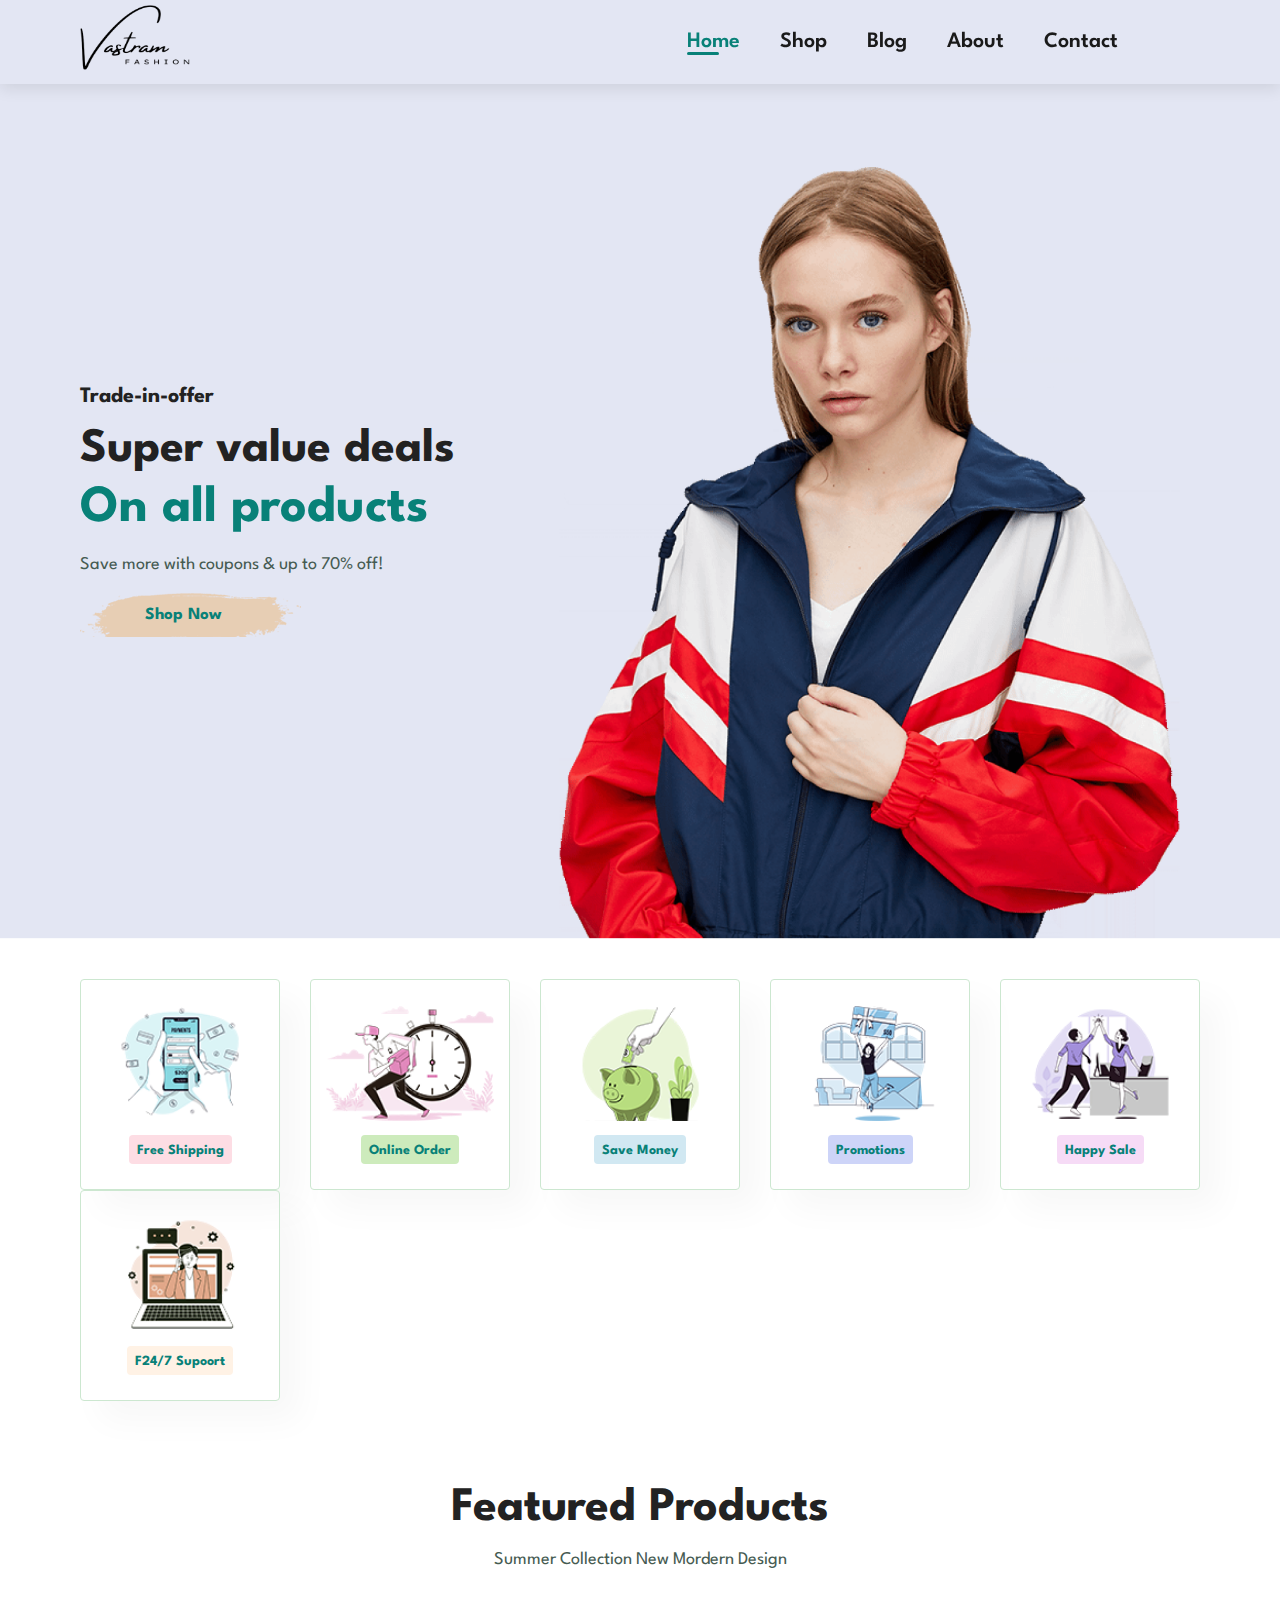
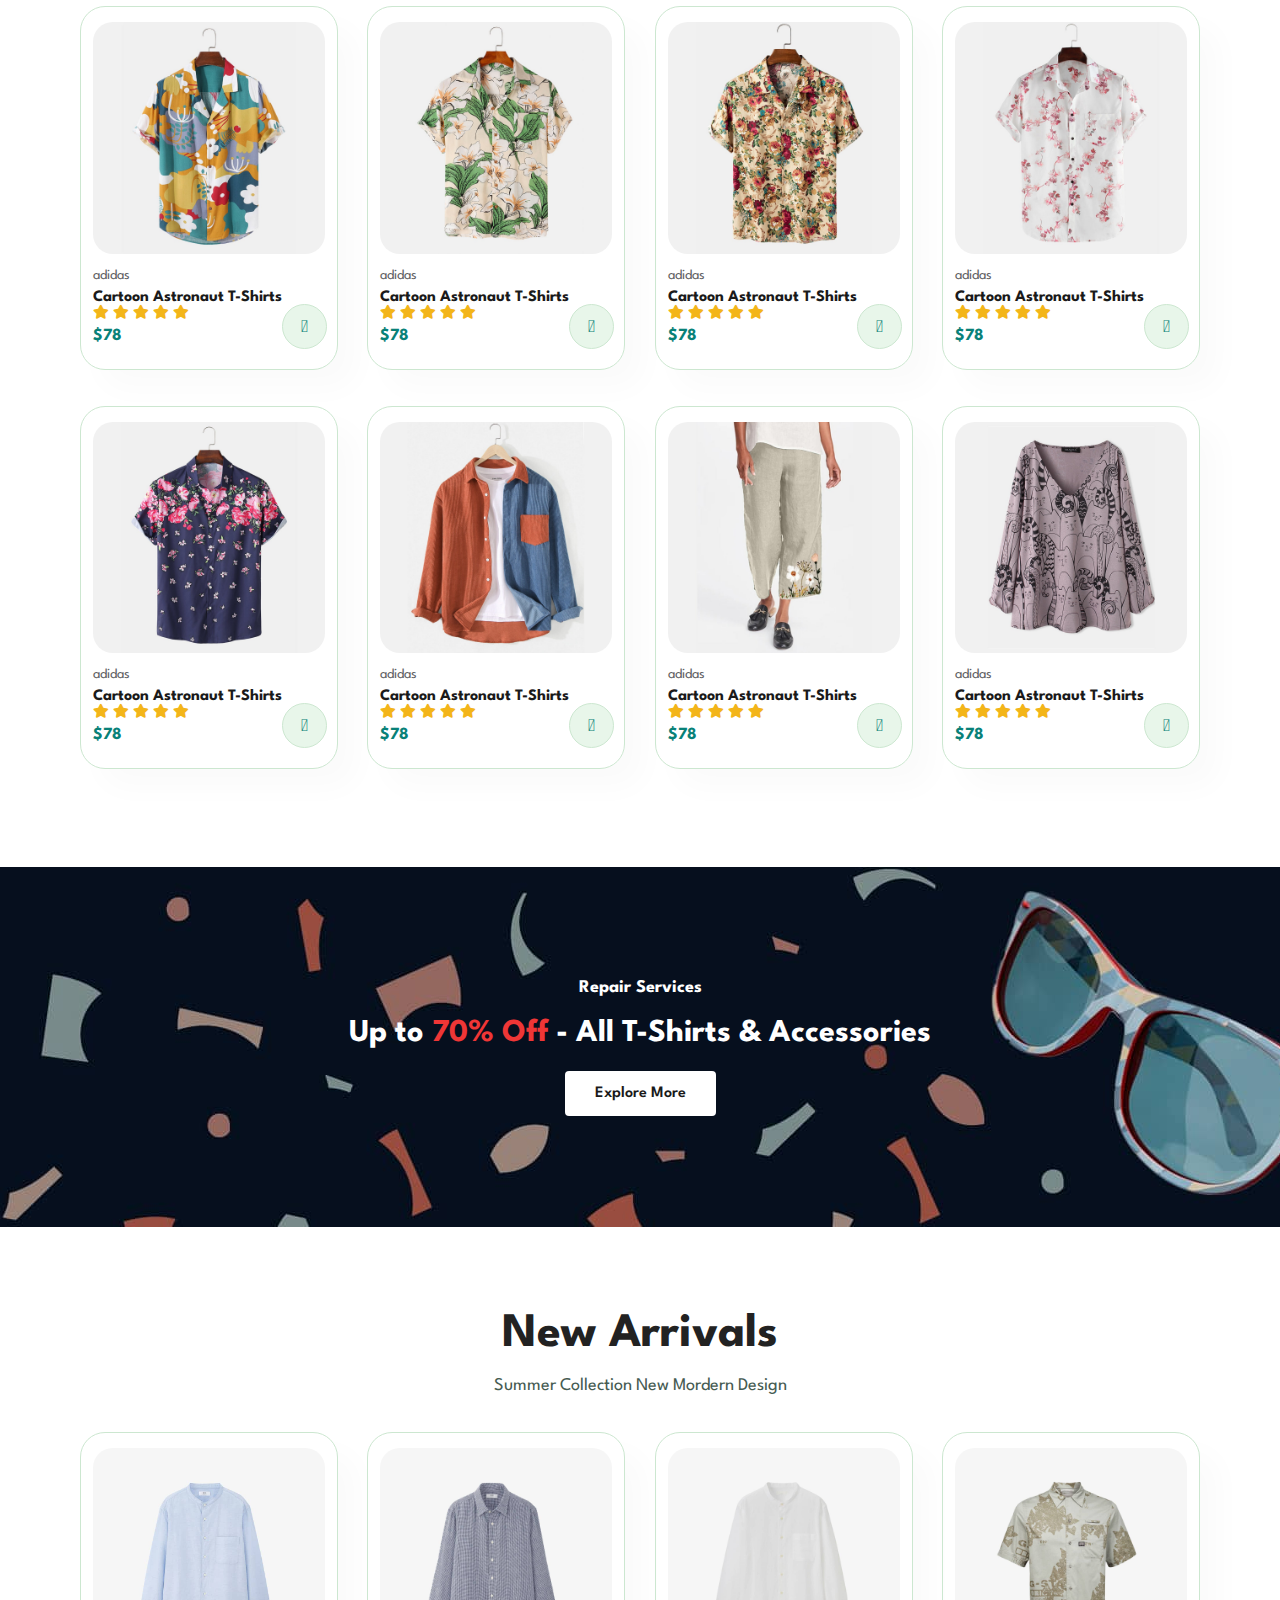
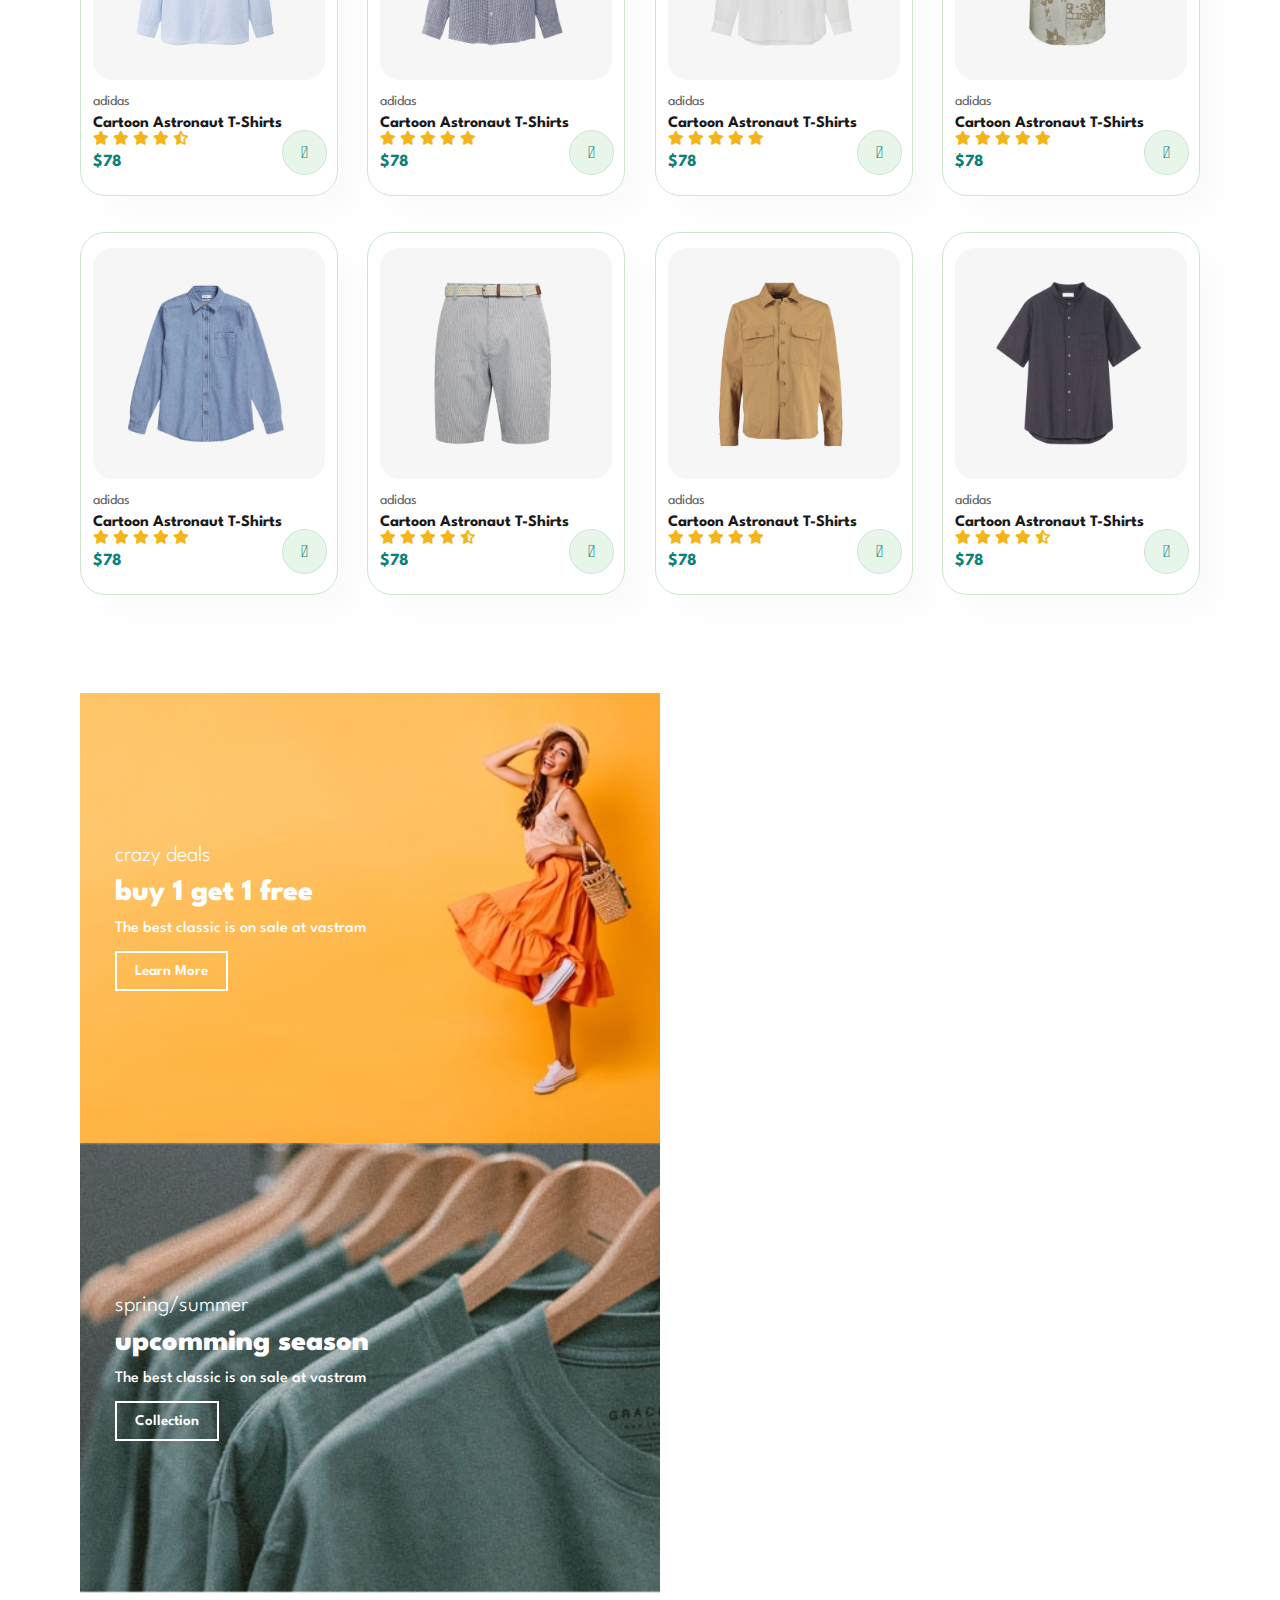
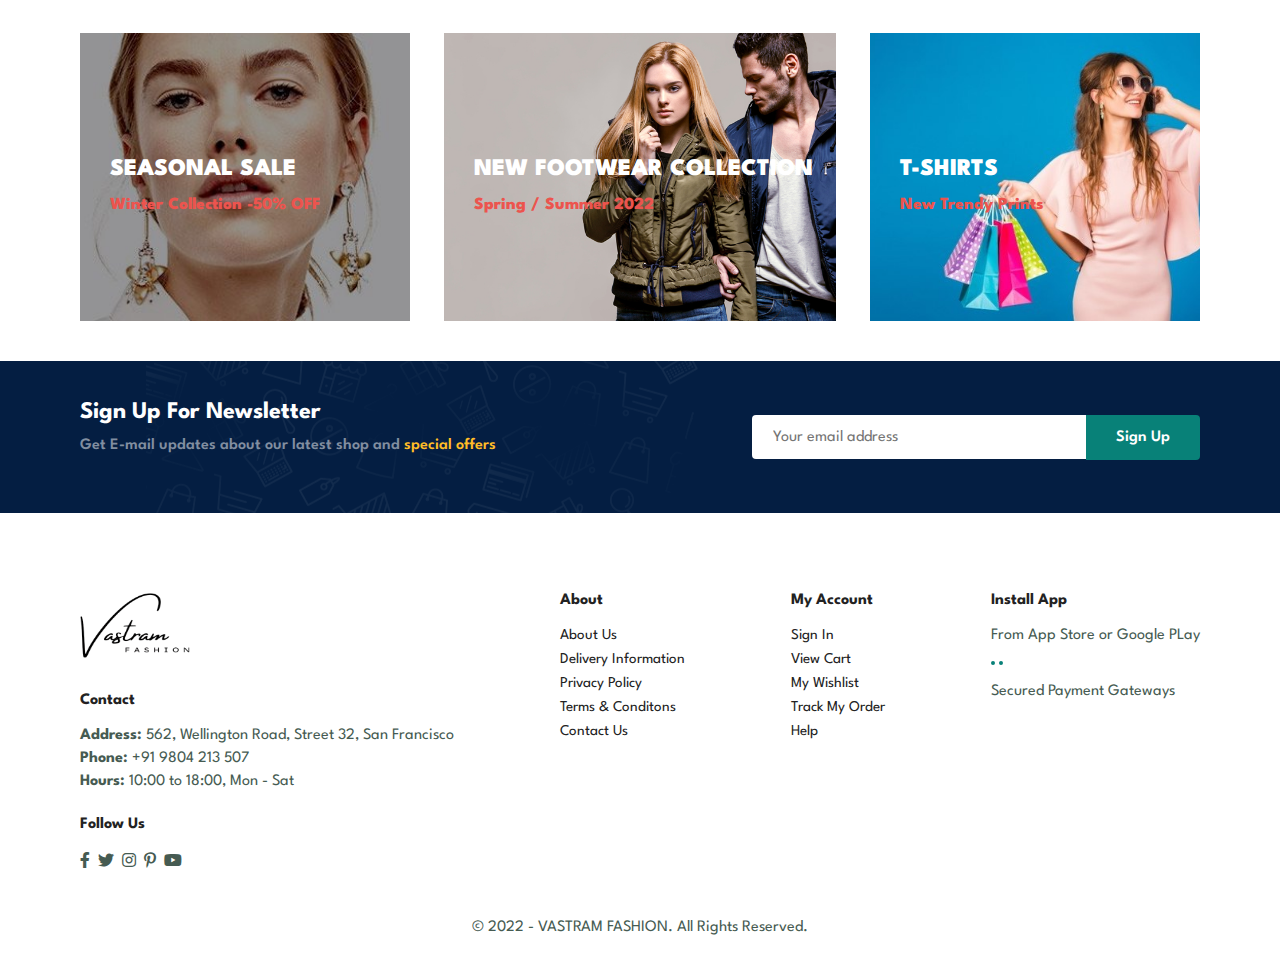
<file: index.html>
<!DOCTYPE html>
<html lang="en">
<head>
  <meta charset="UTF-8">
  <meta http-equiv="X-UA-Compatible" content="IE=edge">
  <meta name="viewport" content="width=device-width, initial-scale=1.0">
  <link rel="stylesheet" href="https://cdnjs.cloudflare.com/ajax/libs/font-awesome/6.1.1/css/all.min.css"/>
  <link href="https://pro.fontawesome.com/releases/v5.10.0/css/all.css" rel="stylesheet">
  <link rel="stylesheet" type="text/css" href="style.css">
  <link rel="stylesheet" type="text/css" href="responsive.css">
  <title>Vastram</title>
</head>
<body>
  <div class="homepage">

    <header id="navbar">
      <a href="index.html"><img src="img/Vastram-removebg-preview.png" class="logo" alt="Logo pic" loading="lazy"></a>
      <div>
        <ul id="navlist">
          <li><a class="active" href="index.html">Home</a></li>
          <li><a href="shop.html">Shop</a></li>
          <li><a href="blog.html">Blog</a></li>
          <li><a href="about.html">About</a></li>
          <li><a href="contact.html">Contact</a></li>
          <li><a class="cart" href="cart.html"><i class="far fa-bag-shopping"></i></a></li>
          <a href="#" id="close"><i class="fa-solid fa-xmark"></i></a>
        </ul>
      </div>
      <div class="mobile">
        <a class="cart" href="cart.html"><i class="far fa-bag-shopping"></i></a>
        <a href="#" id="bar"><i class="fa-solid fa-bars"></i></a>
      </div>
    </header>

    <section id="hero">
      <h4>Trade-in-offer</h4>
      <h2>Super value deals</h2>
      <h1>On all products</h1>
      <p>Save more with coupons & up to 70% off!</p>
      <button id="shopButton">Shop Now</button>
    </section>

    <section id="feature" class="section-p1">
      <div class="fe-box">
        <img src="img/features/f1.png" alt="" loading="lazy" >
        <h6>Free Shipping</h6>
      </div>
      <div class="fe-box">
        <img src="img/features/f2.png" alt="" loading="lazy">
        <h6>Online Order</h6>
      </div>
      <div class="fe-box">
        <img src="img/features/f3.png" alt="" loading="lazy">
        <h6>Save Money</h6>
      </div>
      <div class="fe-box">
        <img src="img/features/f4.png" alt="" loading="lazy">
        <h6>Promotions</h6>
      </div>
      <div class="fe-box">
        <img src="img/features/f5.png" alt="" loading="lazy">
        <h6>Happy Sale</h6>
      </div>
      <div class="fe-box">
        <img src="img/features/f6.png" alt="" loading="lazy">
        <h6>F24/7 Supoort</h6>
      </div>
    </section>

    <section id="product1" class="section-p1">
      <h2>Featured Products</h2>
      <p>Summer Collection New Mordern Design</p>
      <div class="pro-container">
        <div class="pro">
            <img src="img/products/f1.jpg" alt="" loading="lazy">
            <div class="des">
              <span>adidas</span>
              <h5>Cartoon Astronaut T-Shirts</h5>
              <div class="star">
                <i class="fas fa-star"></i>
                <i class="fas fa-star"></i>
                <i class="fas fa-star"></i>
                <i class="fas fa-star"></i>
                <i class="fas fa-star"></i>
              </div>
              <h4>$78</h4>
            </div>
            <a href="#"><i class="fal fa-shopping-cart cart"></i></a>
        </div>
        <div class="pro">
          <img src="img/products/f2.jpg" alt="" loading="lazy">
          <div class="des">
            <span>adidas</span>
            <h5>Cartoon Astronaut T-Shirts</h5>
            <div class="star">
              <i class="fas fa-star"></i>
              <i class="fas fa-star"></i>
              <i class="fas fa-star"></i>
              <i class="fas fa-star"></i>
              <i class="fas fa-star"></i>
            </div>
            <h4>$78</h4>
          </div>
          <a href="#"><i class="fal fa-shopping-cart cart"></i></a>
        </div>
        <div class="pro">
          <img src="img/products/f3.jpg" alt="" loading="lazy">
          <div class="des">
            <span>adidas</span>
            <h5>Cartoon Astronaut T-Shirts</h5>
            <div class="star">
              <i class="fas fa-star"></i>
              <i class="fas fa-star"></i>
              <i class="fas fa-star"></i>
              <i class="fas fa-star"></i>
              <i class="fas fa-star"></i>
            </div>
            <h4>$78</h4>
          </div>
          <a href="#"><i class="fal fa-shopping-cart cart"></i></a>
        </div>
        <div class="pro">
          <img src="img/products/f4.jpg" alt="" loading="lazy">
          <div class="des">
            <span>adidas</span>
            <h5>Cartoon Astronaut T-Shirts</h5>
            <div class="star">
              <i class="fas fa-star"></i>
              <i class="fas fa-star"></i>
              <i class="fas fa-star"></i>
              <i class="fas fa-star"></i>
              <i class="fas fa-star"></i>
            </div>
            <h4>$78</h4>
          </div>
          <a href="#"><i class="fal fa-shopping-cart cart"></i></a>
        </div>
        <div class="pro">
          <img src="img/products/f5.jpg" alt="" loading="lazy">
          <div class="des">
            <span>adidas</span>
            <h5>Cartoon Astronaut T-Shirts</h5>
            <div class="star">
              <i class="fas fa-star"></i>
              <i class="fas fa-star"></i>
              <i class="fas fa-star"></i>
              <i class="fas fa-star"></i>
              <i class="fas fa-star"></i>
            </div>
            <h4>$78</h4>
          </div>
          <a href="#"><i class="fal fa-shopping-cart cart"></i></a>
        </div>
        <div class="pro">
          <img src="img/products/f6.jpg" alt="" loading="lazy">
          <div class="des">
            <span>adidas</span>
            <h5>Cartoon Astronaut T-Shirts</h5>
            <div class="star">
              <i class="fas fa-star"></i>
              <i class="fas fa-star"></i>
              <i class="fas fa-star"></i>
              <i class="fas fa-star"></i>
              <i class="fas fa-star"></i>
            </div>
            <h4>$78</h4>
          </div>
          <a href="#"><i class="fal fa-shopping-cart cart"></i></a>
        </div>
        <div class="pro">
          <img src="img/products/f7.jpg" alt="" loading="lazy">
          <div class="des">
            <span>adidas</span>
            <h5>Cartoon Astronaut T-Shirts</h5>
            <div class="star">
              <i class="fas fa-star"></i>
              <i class="fas fa-star"></i>
              <i class="fas fa-star"></i>
              <i class="fas fa-star"></i>
              <i class="fas fa-star"></i>
            </div>
            <h4>$78</h4>
          </div>
          <a href="#"><i class="fal fa-shopping-cart cart"></i></a>
        </div>
        <div class="pro">
          <img src="img/products/f8.jpg" alt="" loading="lazy">
          <div class="des">
            <span>adidas</span>
            <h5>Cartoon Astronaut T-Shirts</h5>
            <div class="star">
              <i class="fas fa-star"></i>
              <i class="fas fa-star"></i>
              <i class="fas fa-star"></i>
              <i class="fas fa-star"></i>
              <i class="fas fa-star"></i>
            </div>
            <h4>$78</h4>
          </div>
          <a href="#"><i class="fal fa-shopping-cart cart"></i></a>
        </div>
      </div>
    </section>

    <section id="banner" class="section-m1">
      <h4>Repair Services</h4>
      <h2>Up to <span>70% Off</span> - All T-Shirts & Accessories</h2>
      <button class="normal">Explore More</button>
    </section>

    <section id="product1" class="section-p1">
      <h2>New Arrivals</h2>
      <p>Summer Collection New Mordern Design</p>
      <div class="pro-container">
        <div class="pro">
            <img src="img/products/n1.jpg" alt="" loading="lazy">
            <div class="des">
              <span>adidas</span>
              <h5>Cartoon Astronaut T-Shirts</h5>
              <div class="star">
                <i class="fas fa-star"></i>
                <i class="fas fa-star"></i>
                <i class="fas fa-star"></i>
                <i class="fas fa-star"></i>
                <i class="fa-solid fa-star-half-stroke"></i>
              </div>
              <h4>$78</h4>
            </div>
            <a href="#"><i class="fal fa-shopping-cart cart"></i></a>
        </div>
        <div class="pro">
          <img src="img/products/n2.jpg" alt="" loading="lazy">
          <div class="des">
            <span>adidas</span>
            <h5>Cartoon Astronaut T-Shirts</h5>
            <div class="star">
              <i class="fas fa-star"></i>
              <i class="fas fa-star"></i>
              <i class="fas fa-star"></i>
              <i class="fas fa-star"></i>
              <i class="fas fa-star"></i>
            </div>
            <h4>$78</h4>
          </div>
          <a href="#"><i class="fal fa-shopping-cart cart"></i></a>
        </div>
        <div class="pro">
          <img src="img/products/n3.jpg" alt="" loading="lazy">
          <div class="des">
            <span>adidas</span>
            <h5>Cartoon Astronaut T-Shirts</h5>
            <div class="star">
              <i class="fas fa-star"></i>
              <i class="fas fa-star"></i>
              <i class="fas fa-star"></i>
              <i class="fas fa-star"></i>
              <i class="fas fa-star"></i>
            </div>
            <h4>$78</h4>
          </div>
          <a href="#"><i class="fal fa-shopping-cart cart"></i></a>
        </div>
        <div class="pro">
          <img src="img/products/n4.jpg" alt="" loading="lazy">
          <div class="des">
            <span>adidas</span>
            <h5>Cartoon Astronaut T-Shirts</h5>
            <div class="star">
              <i class="fas fa-star"></i>
              <i class="fas fa-star"></i>
              <i class="fas fa-star"></i>
              <i class="fas fa-star"></i>
              <i class="fas fa-star"></i>
            </div>
            <h4>$78</h4>
          </div>
          <a href="#"><i class="fal fa-shopping-cart cart"></i></a>
        </div>
        <div class="pro">
          <img src="img/products/n5.jpg" alt="" loading="lazy">
          <div class="des">
            <span>adidas</span>
            <h5>Cartoon Astronaut T-Shirts</h5>
            <div class="star">
              <i class="fas fa-star"></i>
              <i class="fas fa-star"></i>
              <i class="fas fa-star"></i>
              <i class="fas fa-star"></i>
              <i class="fas fa-star"></i>
            </div>
            <h4>$78</h4>
          </div>
          <a href="#"><i class="fal fa-shopping-cart cart"></i></a>
        </div>
        <div class="pro">
          <img src="img/products/n6.jpg" alt="" loading="lazy">
          <div class="des">
            <span>adidas</span>
            <h5>Cartoon Astronaut T-Shirts</h5>
            <div class="star">
              <i class="fas fa-star"></i>
              <i class="fas fa-star"></i>
              <i class="fas fa-star"></i>
              <i class="fas fa-star"></i>
              <i class="fa-solid fa-star-half-stroke"></i>  
            </div>
            <h4>$78</h4>
          </div>
          <a href="#"><i class="fal fa-shopping-cart cart"></i></a>
        </div>
        <div class="pro">
          <img src="img/products/n7.jpg" alt="" loading="lazy">
          <div class="des">
            <span>adidas</span>
            <h5>Cartoon Astronaut T-Shirts</h5>
            <div class="star">
              <i class="fas fa-star"></i>
              <i class="fas fa-star"></i>
              <i class="fas fa-star"></i>
              <i class="fas fa-star"></i>
              <i class="fas fa-star"></i>
            </div>
            <h4>$78</h4>
          </div>
          <a href="#"><i class="fal fa-shopping-cart cart"></i></a>
        </div>
        <div class="pro">
          <img src="img/products/n8.jpg" alt="" loading="lazy">
          <div class="des">
            <span>adidas</span>
            <h5>Cartoon Astronaut T-Shirts</h5>
            <div class="star">
              <i class="fas fa-star"></i>
              <i class="fas fa-star"></i>
              <i class="fas fa-star"></i>
              <i class="fas fa-star"></i>
              <i class="fa-solid fa-star-half-stroke"></i>
            </div>
            <h4>$78</h4>
          </div>
          <a href="#"><i class="fal fa-shopping-cart cart"></i></a>
        </div>
      </div>
    </section>

    <section id="sm-banner" class="section-p1">
      <div class="banner-box">
        <h4>crazy deals</h4>
        <h2>buy 1 get 1 free</h2>
        <span>The best classic is on sale at vastram</span>
        <button class="white">Learn More</button>
      </div>
      <div class="banner-box">
        <h4>spring/summer</h4>
        <h2>upcomming season</h2>
        <span>The best classic is on sale at vastram</span>
        <button class="white">Collection</button>
      </div>
    </section>

    <section id="banner3">
      <div class="banner-box">
        <h2>SEASONAL SALE</h2>
        <h3>Winter Collection -50% OFF</h3>
      </div>
      <div class="banner-box box2">
        <h2>NEW FOOTWEAR COLLECTION</h2>
        <h3>Spring / Summer 2022</h3>
      </div>
      <div class="banner-box box3">
        <h2>T-SHIRTS</h2>
        <h3>New Trendy Prints</h3>
      </div>
    </section>

    <section id="newsletter" class="section-p1 section-m1">
      <div id="newstext">
        <h4>Sign Up For Newsletter</h4>
        <p>Get E-mail updates about our latest shop and <span>special offers</span></p>
      </div>
      <div id="form">
        <input type="text" placeholder="Your email address">
        <button class="normal">Sign Up</button>
      </div>
    </section>

    <footer class="section-p1 bottom">
      <div class="col">
        <img src="img/Vastram-removebg-preview.png" class="logo" alt="Logo pic" loading="lazy">
        <h4>Contact</h4>
        <p><strong>Address:</strong> 562, Wellington Road, Street 32, San Francisco</p>
        <p><strong>Phone:</strong> +91 9804 213 507</p>
        <p><strong>Hours:</strong> 10:00 to 18:00, Mon - Sat</p>
        <div class="follow">
          <h4>Follow Us</h4>
          <div class="icons">
            <i class="fab fa-facebook-f"></i>
            <i class="fab fa-twitter"></i>
            <i class="fab fa-instagram"></i>
            <i class="fab fa-pinterest-p"></i>
            <i class="fab fa-youtube"></i>
          </div>
        </div>
      </div>
      <div class="col">
        <h4>About</h4>
        <a href="#">About Us</a>
        <a href="#">Delivery Information</a>
        <a href="#">Privacy Policy</a>
        <a href="#">Terms & Conditons</a>
        <a href="#">Contact Us</a>
      </div>
      <div class="col">
        <h4>My Account</h4>
        <a href="#">Sign In</a>
        <a href="#">View Cart</a>
        <a href="#">My Wishlist</a>
        <a href="#">Track My Order</a>
        <a href="#">Help</a>
      </div>
      <div class="col install">
        <h4>Install App</h4>
        <p>From App Store or Google PLay</p>
        <div class="row">
          <img src="img/pay/app.jpg" alt="" loading="lazy">
          <img src="img/pay/play.jpg" alt="" loading="lazy">
        </div>
        <p>Secured Payment Gateways</p>
        <img src="img/pay/pay.png" alt="" loading="lazy">
      </div>
      <div class="copyright">
        <p>© 2022 - VASTRAM FASHION. All Rights Reserved.</p>
      </div>
    </footer>

  </div>
  <script src="index.js"></script>
</body>
</html>
</file>
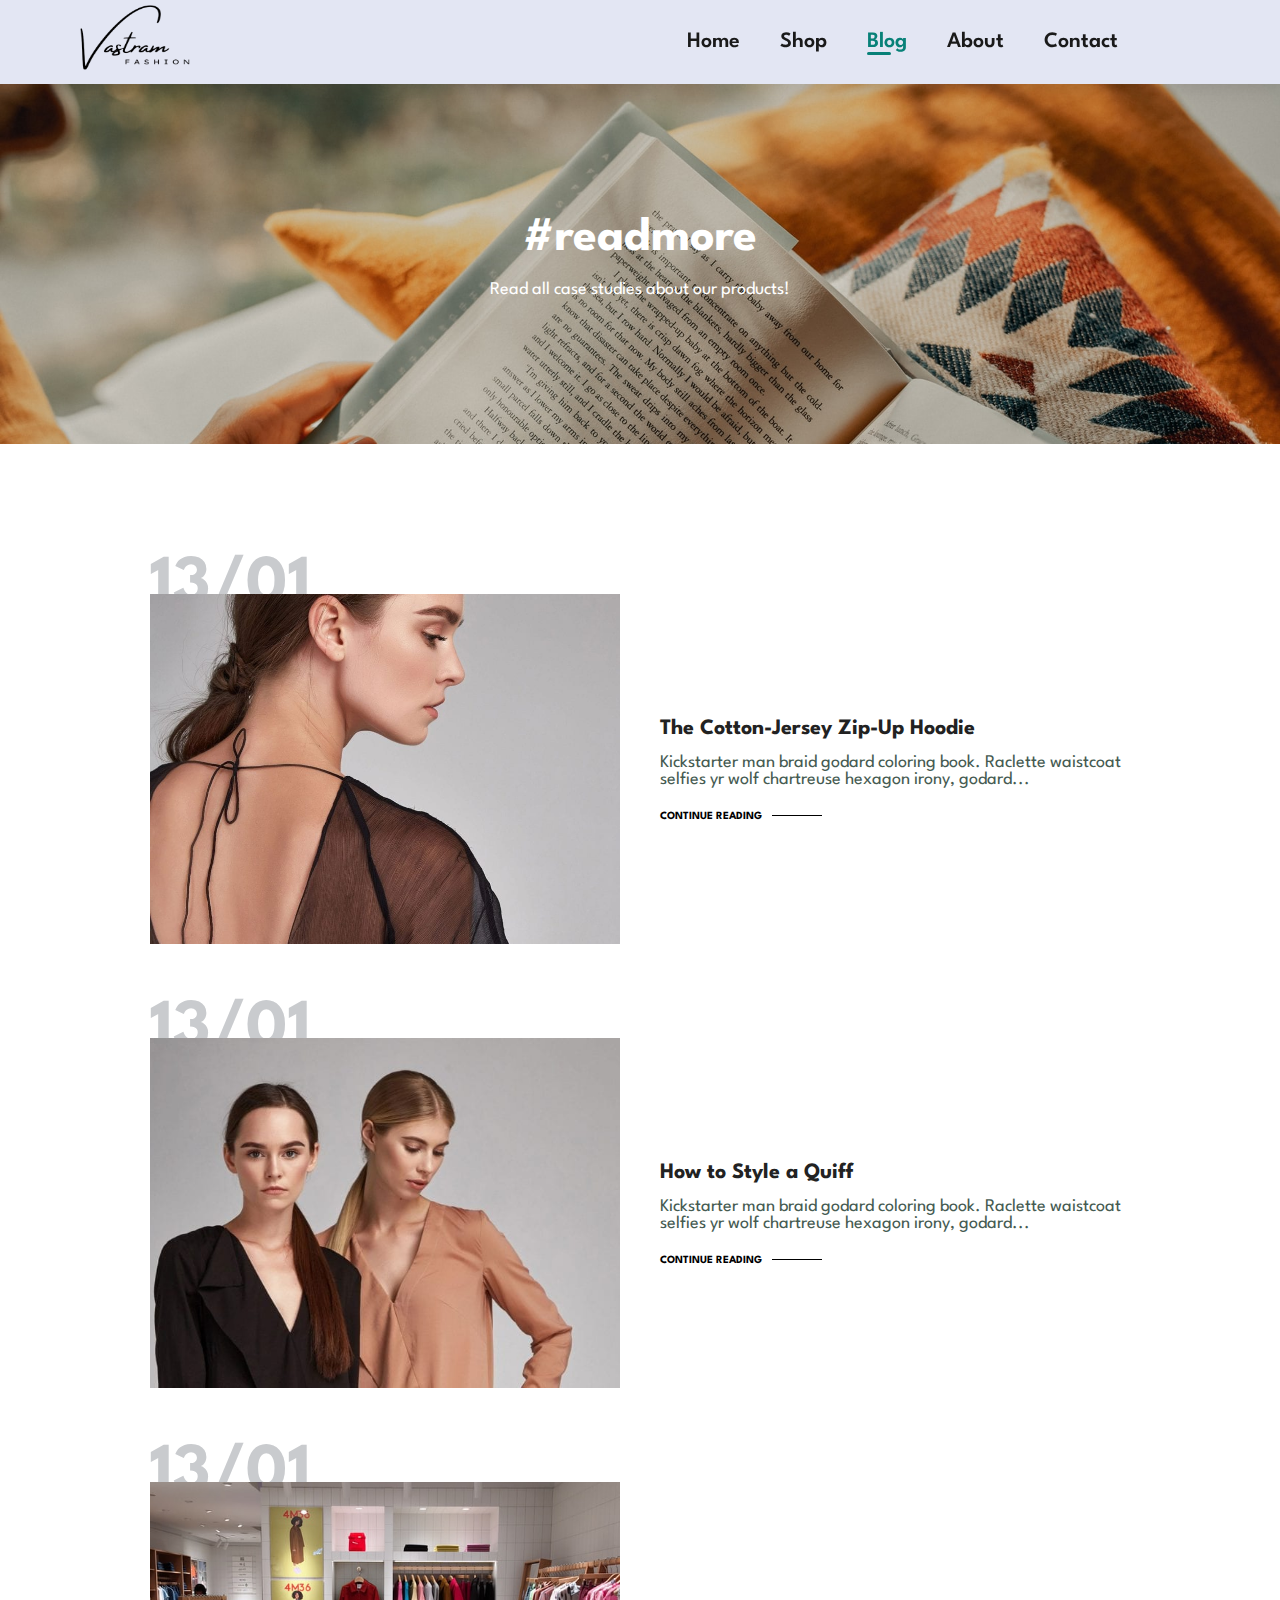
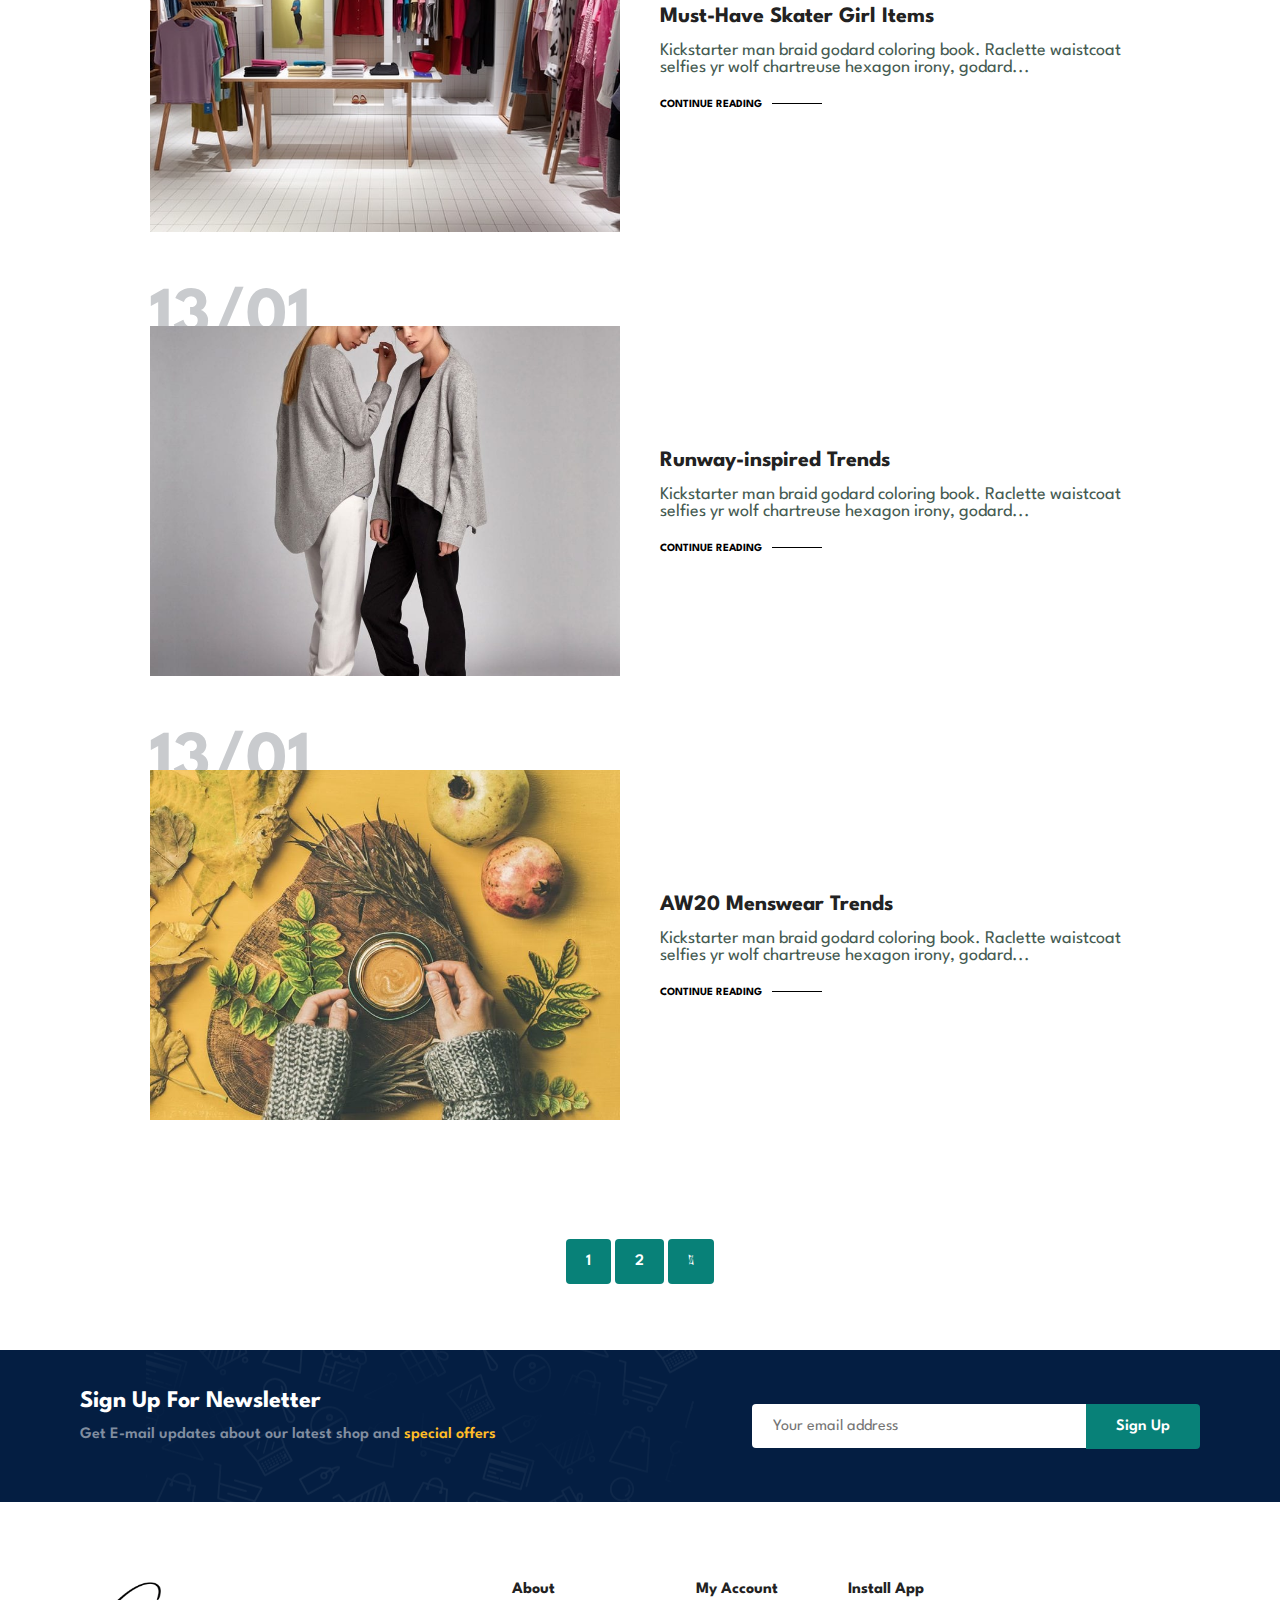
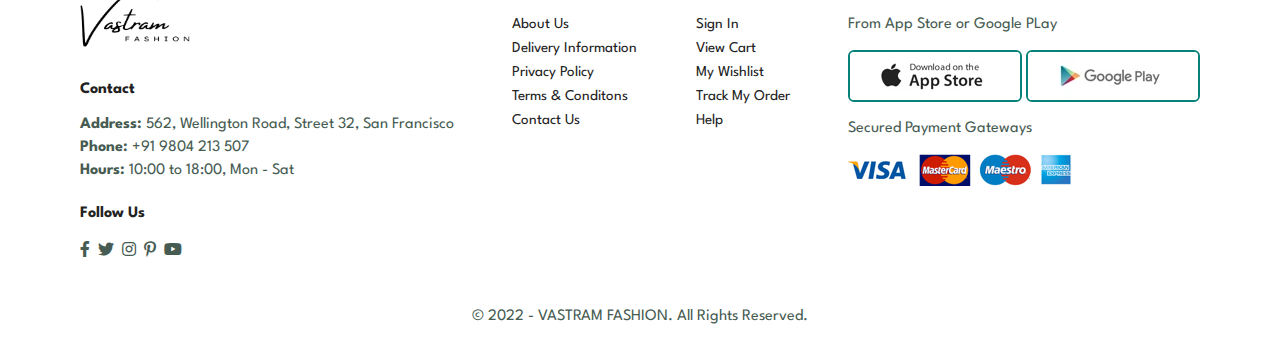
<file: blog.html>
<!DOCTYPE html>
<html lang="en">
<head>
  <meta charset="UTF-8">
  <meta http-equiv="X-UA-Compatible" content="IE=edge">
  <meta name="viewport" content="width=device-width, initial-scale=1.0">
  <link rel="stylesheet" href="https://cdnjs.cloudflare.com/ajax/libs/font-awesome/6.1.1/css/all.min.css"/>
  <link href="https://pro.fontawesome.com/releases/v5.10.0/css/all.css" rel="stylesheet">
  <link rel="stylesheet" type="text/css" href="style.css">
  <link rel="stylesheet" type="text/css" href="responsive.css">
  <title>Vastram</title>
</head>
<body>
  <div class="homepage">

    <header id="navbar">
      <a href="index.html"><img src="img/Vastram-removebg-preview.png" class="logo" alt="Logo pic" loading="lazy"></a>
      <div>
        <ul id="navlist">
          <li><a href="index.html">Home</a></li>
          <li><a href="shop.html">Shop</a></li>
          <li><a class="active" href="blog.html">Blog</a></li>
          <li><a href="about.html">About</a></li>
          <li><a href="contact.html">Contact</a></li>
          <li><a class="cart" href="cart.html"><i class="far fa-bag-shopping"></i></a></li>
          <a href="#" id="close"><i class="fa-solid fa-xmark"></i></a>
        </ul>
      </div>
      <div class="mobile">
        <a class="cart" href="cart.html"><i class="far fa-bag-shopping"></i></a>
        <a href="#" id="bar"><i class="fa-solid fa-bars"></i></a>
      </div>
    </header>

    <section id="page-header" class="blog-header">
      <h2>#readmore</h2>
      <p>Read all case studies about our products! </p>
    </section>

    <section id="blog">
      <div class="blog-box">
        <div class="blog-img">
          <img src="img/blog/b1.jpg" loading="lazy" alt="">
        </div>
        <div class="blog-details">
          <h4>The Cotton-Jersey Zip-Up Hoodie</h4>
          <p>Kickstarter man braid godard coloring book. Raclette waistcoat selfies yr wolf chartreuse hexagon irony, godard...</p>
          <a href="#">CONTINUE READING</a>
        </div>
        <h1>13/01</h1>
      </div>
      <div class="blog-box">
        <div class="blog-img">
          <img src="img/blog/b2.jpg" loading="lazy" alt="">
        </div>
        <div class="blog-details">
          <h4>How to Style a Quiff</h4>
          <p>Kickstarter man braid godard coloring book. Raclette waistcoat selfies yr wolf chartreuse hexagon irony, godard...</p>
          <a href="#">CONTINUE READING</a>
        </div>
        <h1>13/01</h1>
      </div>
      <div class="blog-box">
        <div class="blog-img">
          <img src="img/blog/b3.jpg" loading="lazy" alt="">
        </div>
        <div class="blog-details">
          <h4>Must-Have Skater Girl Items</h4>
          <p>Kickstarter man braid godard coloring book. Raclette waistcoat selfies yr wolf chartreuse hexagon irony, godard...</p>
          <a href="#">CONTINUE READING</a>
        </div>
        <h1>13/01</h1>
      </div>
      <div class="blog-box">
        <div class="blog-img">
          <img src="img/blog/b4.jpg" loading="lazy" alt="">
        </div>
        <div class="blog-details">
          <h4>Runway-inspired Trends</h4>
          <p>Kickstarter man braid godard coloring book. Raclette waistcoat selfies yr wolf chartreuse hexagon irony, godard...</p>
          <a href="#">CONTINUE READING</a>
        </div>
        <h1>13/01</h1>
      </div>
      <div class="blog-box">
        <div class="blog-img">
          <img src="img/blog/b6.jpg" loading="lazy" alt="">
        </div>
        <div class="blog-details">
          <h4>AW20 Menswear Trends</h4>
          <p>Kickstarter man braid godard coloring book. Raclette waistcoat selfies yr wolf chartreuse hexagon irony, godard...</p>
          <a href="#">CONTINUE READING</a>
        </div>
        <h1>13/01</h1>
      </div>
    </section>

    <section id="pagination" class="section-p1">
      <a href="#">1</a>
      <a href="#">2</a>
      <a href="#"><i class="fal fa-long-arrow-alt-right"></i></a>
    </section>

    <section id="newsletter" class="section-p1 section-m1">
      <div id="newstext">
        <h4>Sign Up For Newsletter</h4>
        <p>Get E-mail updates about our latest shop and <span>special offers</span></p>
      </div>
      <div id="form">
        <input type="text" placeholder="Your email address">
        <button class="normal">Sign Up</button>
      </div>
    </section>

    <footer class="section-p1 bottom">
      <div class="col">
        <img src="img/Vastram-removebg-preview.png" class="logo" alt="Logo pic" loading="lazy">
        <h4>Contact</h4>
        <p><strong>Address:</strong> 562, Wellington Road, Street 32, San Francisco</p>
        <p><strong>Phone:</strong> +91 9804 213 507</p>
        <p><strong>Hours:</strong> 10:00 to 18:00, Mon - Sat</p>
        <div class="follow">
          <h4>Follow Us</h4>
          <div class="icons">
            <i class="fab fa-facebook-f"></i>
            <i class="fab fa-twitter"></i>
            <i class="fab fa-instagram"></i>
            <i class="fab fa-pinterest-p"></i>
            <i class="fab fa-youtube"></i>
          </div>
        </div>
      </div>
      <div class="col">
        <h4>About</h4>
        <a href="#">About Us</a>
        <a href="#">Delivery Information</a>
        <a href="#">Privacy Policy</a>
        <a href="#">Terms & Conditons</a>
        <a href="#">Contact Us</a>
      </div>
      <div class="col">
        <h4>My Account</h4>
        <a href="#">Sign In</a>
        <a href="#">View Cart</a>
        <a href="#">My Wishlist</a>
        <a href="#">Track My Order</a>
        <a href="#">Help</a>
      </div>
      <div class="col install">
        <h4>Install App</h4>
        <p>From App Store or Google PLay</p>
        <div class="row">
          <img src="img/pay/app.jpg" alt="" loading="lazy">
          <img src="img/pay/play.jpg" alt="" loading="lazy">
        </div>
        <p>Secured Payment Gateways</p>
        <img src="img/pay/pay.png" alt="" loading="lazy">
      </div>
      <div class="copyright">
        <p>© 2022 - VASTRAM FASHION. All Rights Reserved.</p>
      </div>
    </footer>

  </div>
  <script src="index.js"></script>
</body>
</html>
</file>
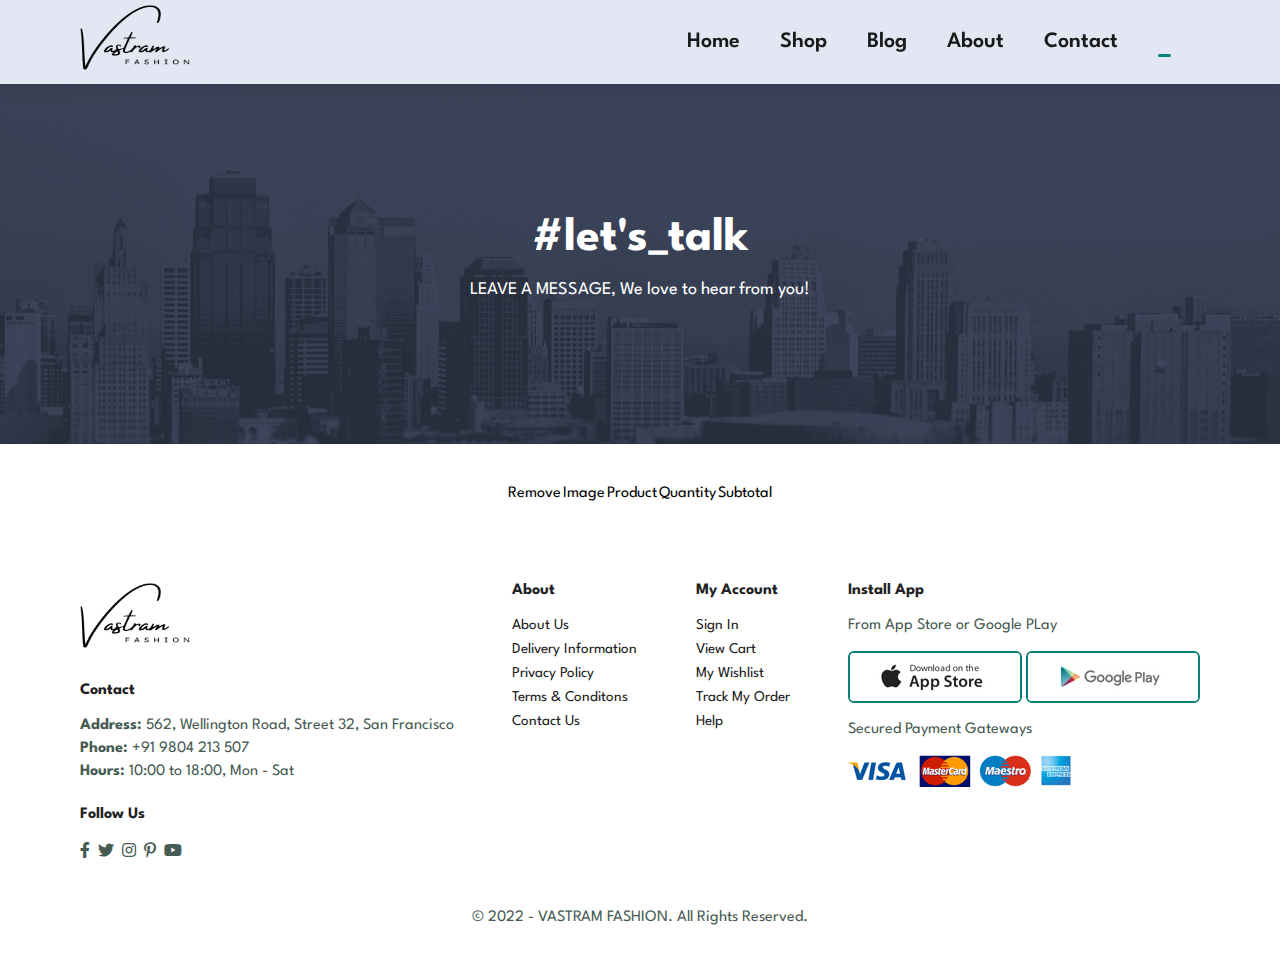
<file: cart.html>
<!DOCTYPE html>
<html lang="en">
<head>
  <meta charset="UTF-8">
  <meta http-equiv="X-UA-Compatible" content="IE=edge">
  <meta name="viewport" content="width=device-width, initial-scale=1.0">
  <link rel="stylesheet" href="https://cdnjs.cloudflare.com/ajax/libs/font-awesome/6.1.1/css/all.min.css"/>
  <link href="https://pro.fontawesome.com/releases/v5.10.0/css/all.css" rel="stylesheet">
  <link rel="stylesheet" type="text/css" href="style.css">
  <link rel="stylesheet" type="text/css" href="responsive.css">
  <title>Vastram</title>
</head>
<body>
  <div class="homepage">

    <header id="navbar">
      <a href="index.html"><img src="img/Vastram-removebg-preview.png" class="logo" alt="Logo pic" loading="lazy"></a>
      <div>
        <ul id="navlist">
          <li><a href="index.html">Home</a></li>
          <li><a href="shop.html">Shop</a></li>
          <li><a href="blog.html">Blog</a></li>
          <li><a href="about.html">About</a></li>
          <li><a href="contact.html">Contact</a></li>
          <li><a class="active" class="cart" href="cart.html"><i class="far fa-bag-shopping"></i></a></li>
          <a href="#" id="close"><i class="fa-solid fa-xmark"></i></a>
        </ul>
      </div>
      <div class="mobile">
        <a class="cart" href="cart.html"><i class="far fa-bag-shopping"></i></a>
        <a href="#" id="bar"><i class="fa-solid fa-bars"></i></a>
      </div>
    </header>

    <section id="page-header" class="about-header">
      <h2>#let's_talk</h2>
      <p>LEAVE A MESSAGE, We love to hear from you! </p>
    </section>

    <section id="cart-table" class="section-p1">
      <table>
        <thead>
          <tr>
            <td>Remove</td>
            <td>Image</td>
            <td>Product</td>
            <td>Quantity</td>
            <td>Subtotal</td>
          </tr>
        </thead>
        <tbody id="cart-body">
          <!-- Dynamic rows will be added here -->
        </tbody>
      </table>
    </section>

    <footer class="section-p1 bottom">
      <div class="col">
        <img src="img/Vastram-removebg-preview.png" class="logo" alt="Logo pic" loading="lazy">
        <h4>Contact</h4>
        <p><strong>Address:</strong> 562, Wellington Road, Street 32, San Francisco</p>
        <p><strong>Phone:</strong> +91 9804 213 507</p>
        <p><strong>Hours:</strong> 10:00 to 18:00, Mon - Sat</p>
        <div class="follow">
          <h4>Follow Us</h4>
          <div class="icons">
            <i class="fab fa-facebook-f"></i>
            <i class="fab fa-twitter"></i>
            <i class="fab fa-instagram"></i>
            <i class="fab fa-pinterest-p"></i>
            <i class="fab fa-youtube"></i>
          </div>
        </div>
      </div>
      <div class="col">
        <h4>About</h4>
        <a href="#">About Us</a>
        <a href="#">Delivery Information</a>
        <a href="#">Privacy Policy</a>
        <a href="#">Terms & Conditons</a>
        <a href="#">Contact Us</a>
      </div>
      <div class="col">
        <h4>My Account</h4>
        <a href="#">Sign In</a>
        <a href="#">View Cart</a>
        <a href="#">My Wishlist</a>
        <a href="#">Track My Order</a>
        <a href="#">Help</a>
      </div>
      <div class="col install">
        <h4>Install App</h4>
        <p>From App Store or Google PLay</p>
        <div class="row">
          <img src="img/pay/app.jpg" alt="" loading="lazy">
          <img src="img/pay/play.jpg" alt="" loading="lazy">
        </div>
        <p>Secured Payment Gateways</p>
        <img src="img/pay/pay.png" alt="" loading="lazy">
      </div>
      <div class="copyright">
        <p>© 2022 - VASTRAM FASHION. All Rights Reserved.</p>
      </div>
    </footer>

  </div>
  <script src="index.js"></script>
</body>
</html>
</file>
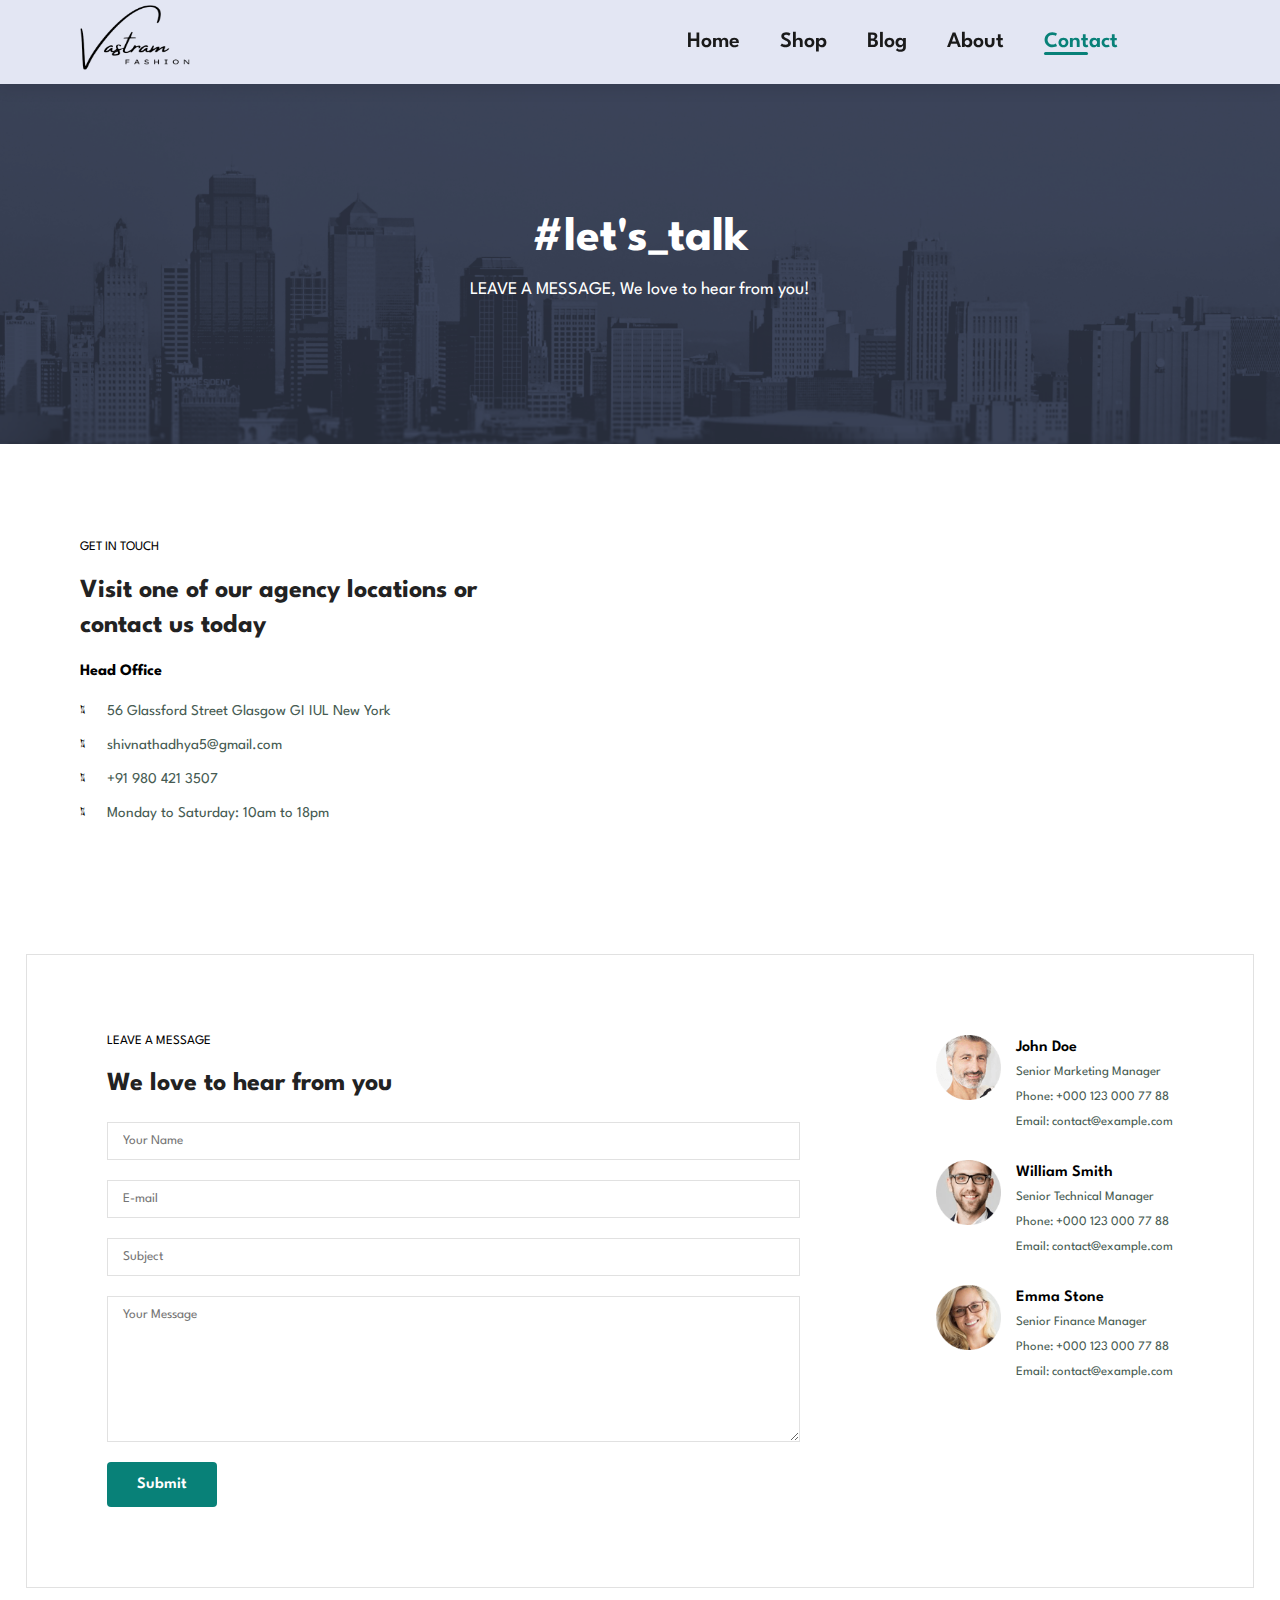
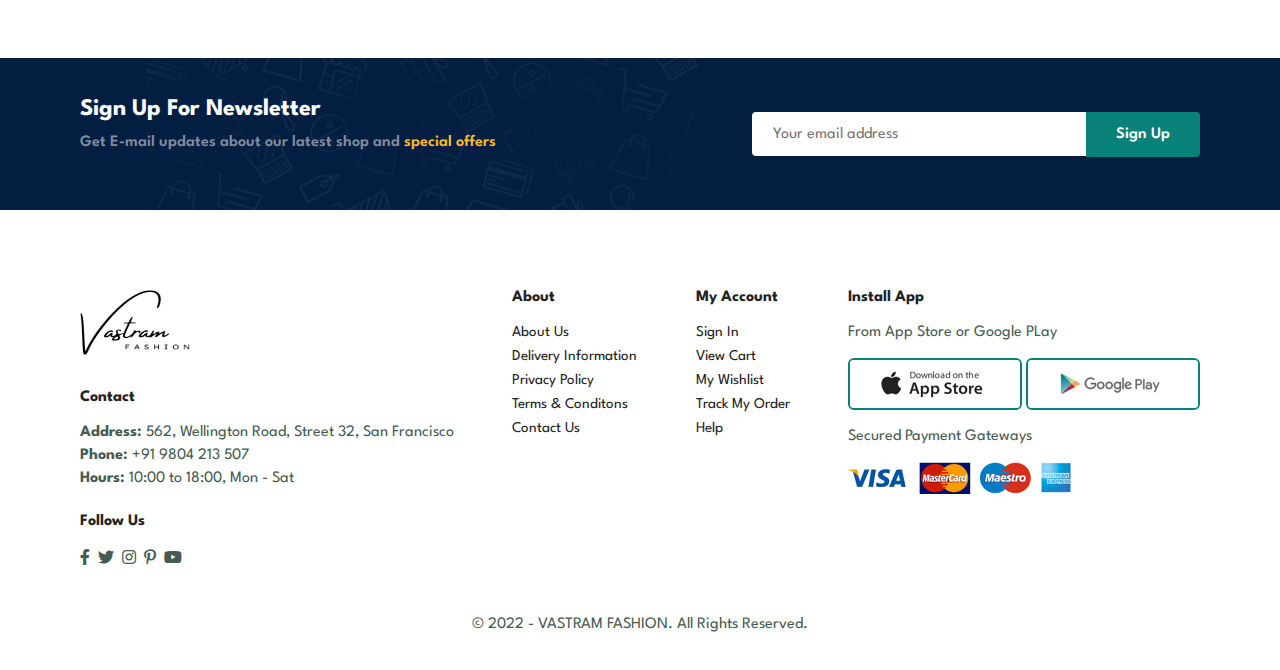
<file: contact.html>
<!DOCTYPE html>
<html lang="en">
<head>
  <meta charset="UTF-8">
  <meta http-equiv="X-UA-Compatible" content="IE=edge">
  <meta name="viewport" content="width=device-width, initial-scale=1.0">
  <link rel="stylesheet" href="https://cdnjs.cloudflare.com/ajax/libs/font-awesome/6.1.1/css/all.min.css"/>
  <link href="https://pro.fontawesome.com/releases/v5.10.0/css/all.css" rel="stylesheet">
  <link rel="stylesheet" type="text/css" href="style.css">
  <link rel="stylesheet" type="text/css" href="responsive.css">
  <title>Vastram</title>
</head>
<body>
  <div class="homepage">

    <header id="navbar">
      <a href="index.html"><img src="img/Vastram-removebg-preview.png" class="logo" alt="Logo pic" loading="lazy"></a>
      <div>
        <ul id="navlist">
          <li><a href="index.html">Home</a></li>
          <li><a href="shop.html">Shop</a></li>
          <li><a href="blog.html">Blog</a></li>
          <li><a href="about.html">About</a></li>
          <li><a class="active" href="contact.html">Contact</a></li>
          <li><a class="cart" href="cart.html"><i class="far fa-bag-shopping"></i></a></li>
          <a href="#" id="close"><i class="fa-solid fa-xmark"></i></a>
        </ul>
      </div>
      <div class="mobile">
        <a class="cart" href="cart.html"><i class="far fa-bag-shopping"></i></a>
        <a href="#" id="bar"><i class="fa-solid fa-bars"></i></a>
      </div>
    </header>

    <section id="page-header" class="about-header">
      <h2>#let's_talk</h2>
      <p>LEAVE A MESSAGE, We love to hear from you! </p>
    </section>

    <section id="contact-details" class="section-p1">
      <div class="details">
        <span>GET IN TOUCH</span>
        <h2>Visit one of our agency locations
          or contact us today</h2>
        <h3>Head Office</h3>
        <div>
          <li>
            <i class="fal fa-map"></i>
            <p>56 Glassford Street Glasgow GI IUL New York</p>
          </li>
          <li>
            <i class="fal fa-envelope"></i>
            <p>shivnathadhya5@gmail.com</p>
          </li>
          <li>
            <i class="fal fa-phone-alt"></i>
            <p>+91 980 421 3507</p>
          </li>
          <li>
            <i class="fal fa-clock"></i>
            <p>Monday to Saturday: 10am to 18pm</p>
          </li>
        </div>
      </div>

      <div class="map">
        <iframe src="https://www.google.com/maps/embed?pb=!1m18!1m12!1m3!1d2239.236953039727!2d-4.251206023308729!3d55.85855517312361!2m3!1f0!2f0!3f0!3m2!1i1024!2i768!4f13.1!3m3!1m2!1s0x488846a1bd9f3a95%3A0x474b237644107774!2sClub%20Gym%20Wellness%20-%20City%20Centre%2C%2056%20Glassford%20St%2C%20Glasgow%20G1%201UL%2C%20UK!5e0!3m2!1sen!2sin!4v1685110599246!5m2!1sen!2sin" width="600" height="450" style="border:0;" allowfullscreen="" loading="lazy" referrerpolicy="no-referrer-when-downgrade"></iframe>
      </div>
    </section>

    <section id="form-details">
      <form action="">
        <span>LEAVE A MESSAGE</span>
        <h2>We love to hear from you</h2>
        <input type="text" placeholder="Your Name">
        <input type="text" placeholder="E-mail">
        <input type="text" placeholder="Subject">
        <textarea name="" id="" cols="30" rows="10" placeholder="Your Message"></textarea>
        <button class="normal">Submit</button>
      </form>

      <div class="people">
        <div>
          <img src="img/people/1.png" alt="">
          <p><span>John Doe</span> Senior Marketing Manager <br> Phone: +000 123 000 77 88 <br> Email: contact@example.com</p>
        </div>
        <div>
          <img src="img/people/2.png" alt="">
          <p><span>William Smith</span> Senior Technical Manager <br> Phone: +000 123 000 77 88 <br> Email: contact@example.com</p>
        </div>
        <div>
          <img src="img/people/3.png" alt="">
          <p><span>Emma Stone</span> Senior Finance Manager <br> Phone: +000 123 000 77 88 <br> Email: contact@example.com</p>
        </div>
      </div>
    </section>

    <section id="newsletter" class="section-p1 section-m1">
      <div id="newstext">
        <h4>Sign Up For Newsletter</h4>
        <p>Get E-mail updates about our latest shop and <span>special offers</span></p>
      </div>
      <div id="form">
        <input type="text" placeholder="Your email address">
        <button class="normal">Sign Up</button>
      </div>
    </section>

    <footer class="section-p1 bottom">
      <div class="col">
        <img src="img/Vastram-removebg-preview.png" class="logo" alt="Logo pic" loading="lazy">
        <h4>Contact</h4>
        <p><strong>Address:</strong> 562, Wellington Road, Street 32, San Francisco</p>
        <p><strong>Phone:</strong> +91 9804 213 507</p>
        <p><strong>Hours:</strong> 10:00 to 18:00, Mon - Sat</p>
        <div class="follow">
          <h4>Follow Us</h4>
          <div class="icons">
            <i class="fab fa-facebook-f"></i>
            <i class="fab fa-twitter"></i>
            <i class="fab fa-instagram"></i>
            <i class="fab fa-pinterest-p"></i>
            <i class="fab fa-youtube"></i>
          </div>
        </div>
      </div>
      <div class="col">
        <h4>About</h4>
        <a href="#">About Us</a>
        <a href="#">Delivery Information</a>
        <a href="#">Privacy Policy</a>
        <a href="#">Terms & Conditons</a>
        <a href="#">Contact Us</a>
      </div>
      <div class="col">
        <h4>My Account</h4>
        <a href="#">Sign In</a>
        <a href="#">View Cart</a>
        <a href="#">My Wishlist</a>
        <a href="#">Track My Order</a>
        <a href="#">Help</a>
      </div>
      <div class="col install">
        <h4>Install App</h4>
        <p>From App Store or Google PLay</p>
        <div class="row">
          <img src="img/pay/app.jpg" alt="" loading="lazy">
          <img src="img/pay/play.jpg" alt="" loading="lazy">
        </div>
        <p>Secured Payment Gateways</p>
        <img src="img/pay/pay.png" alt="" loading="lazy">
      </div>
      <div class="copyright">
        <p>© 2022 - VASTRAM FASHION. All Rights Reserved.</p>
      </div>
    </footer>

  </div>
  <script src="index.js"></script>
</body>
</html>
</file>
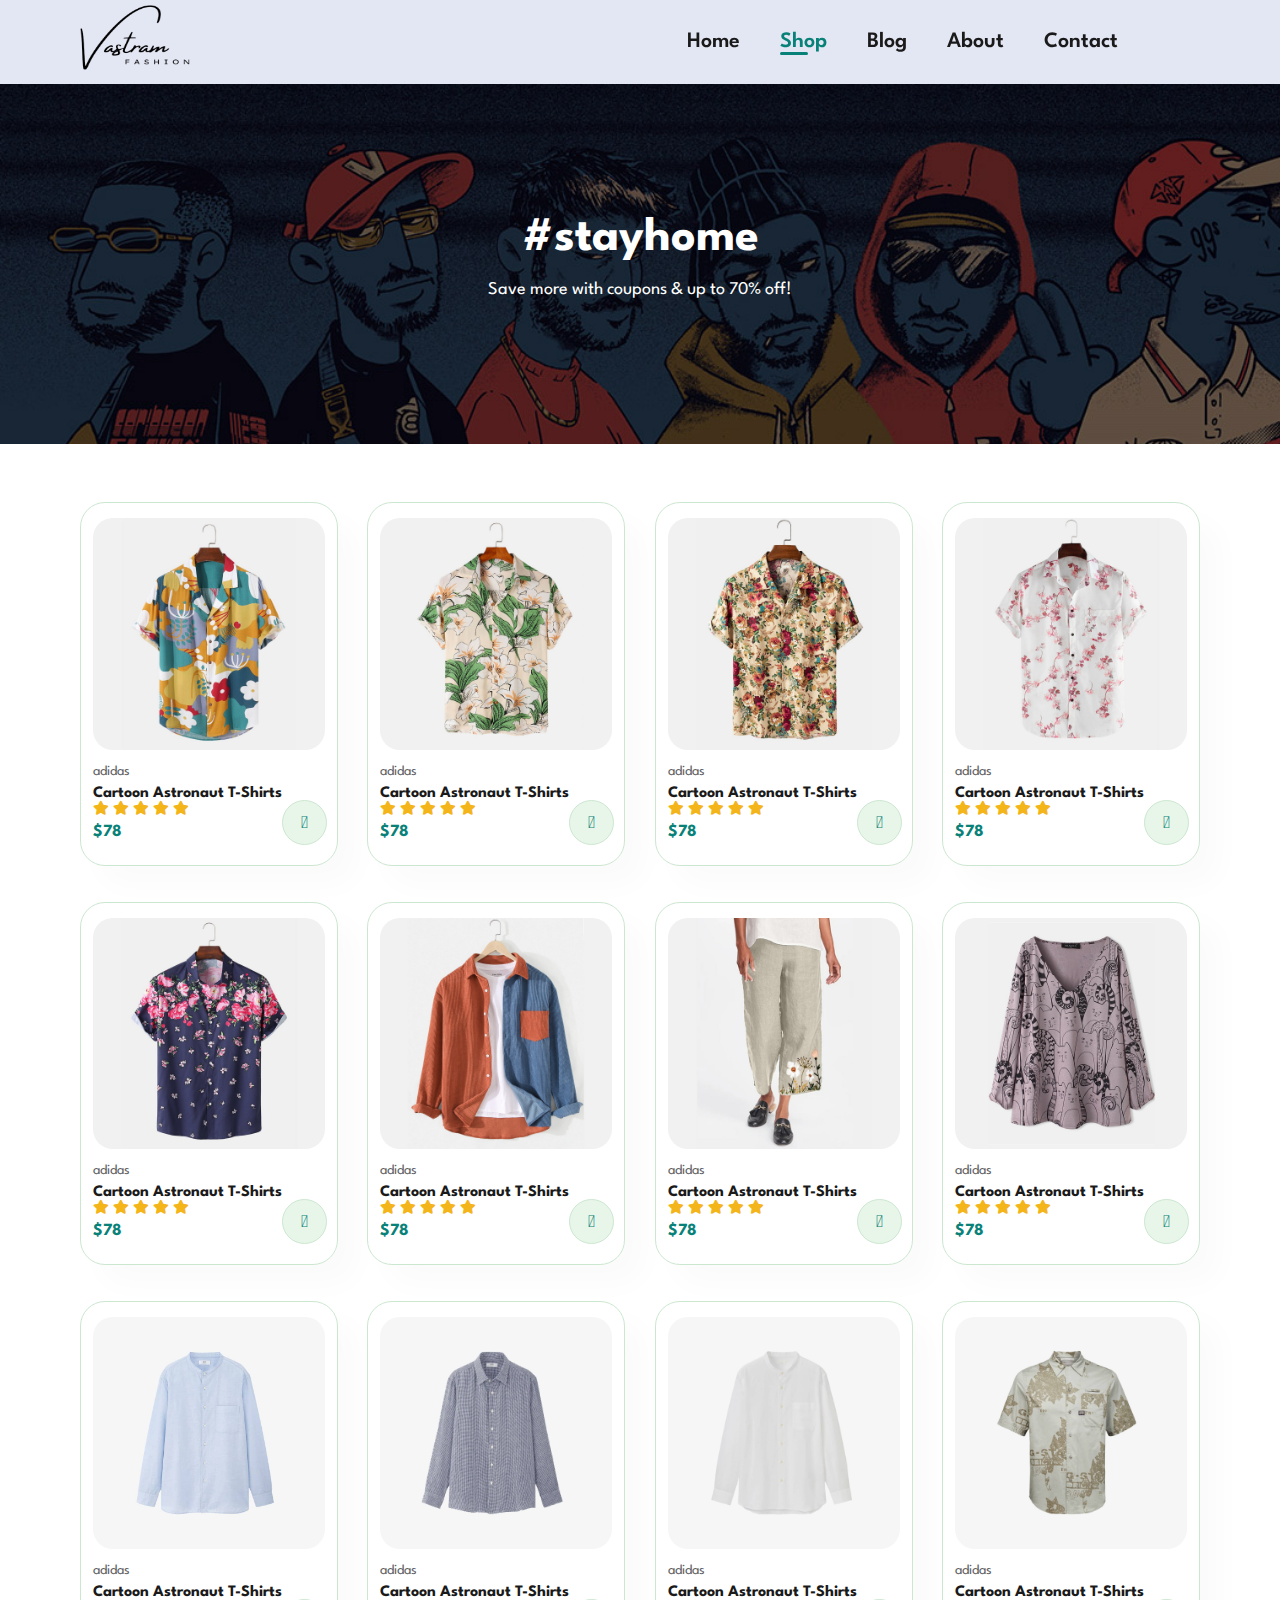
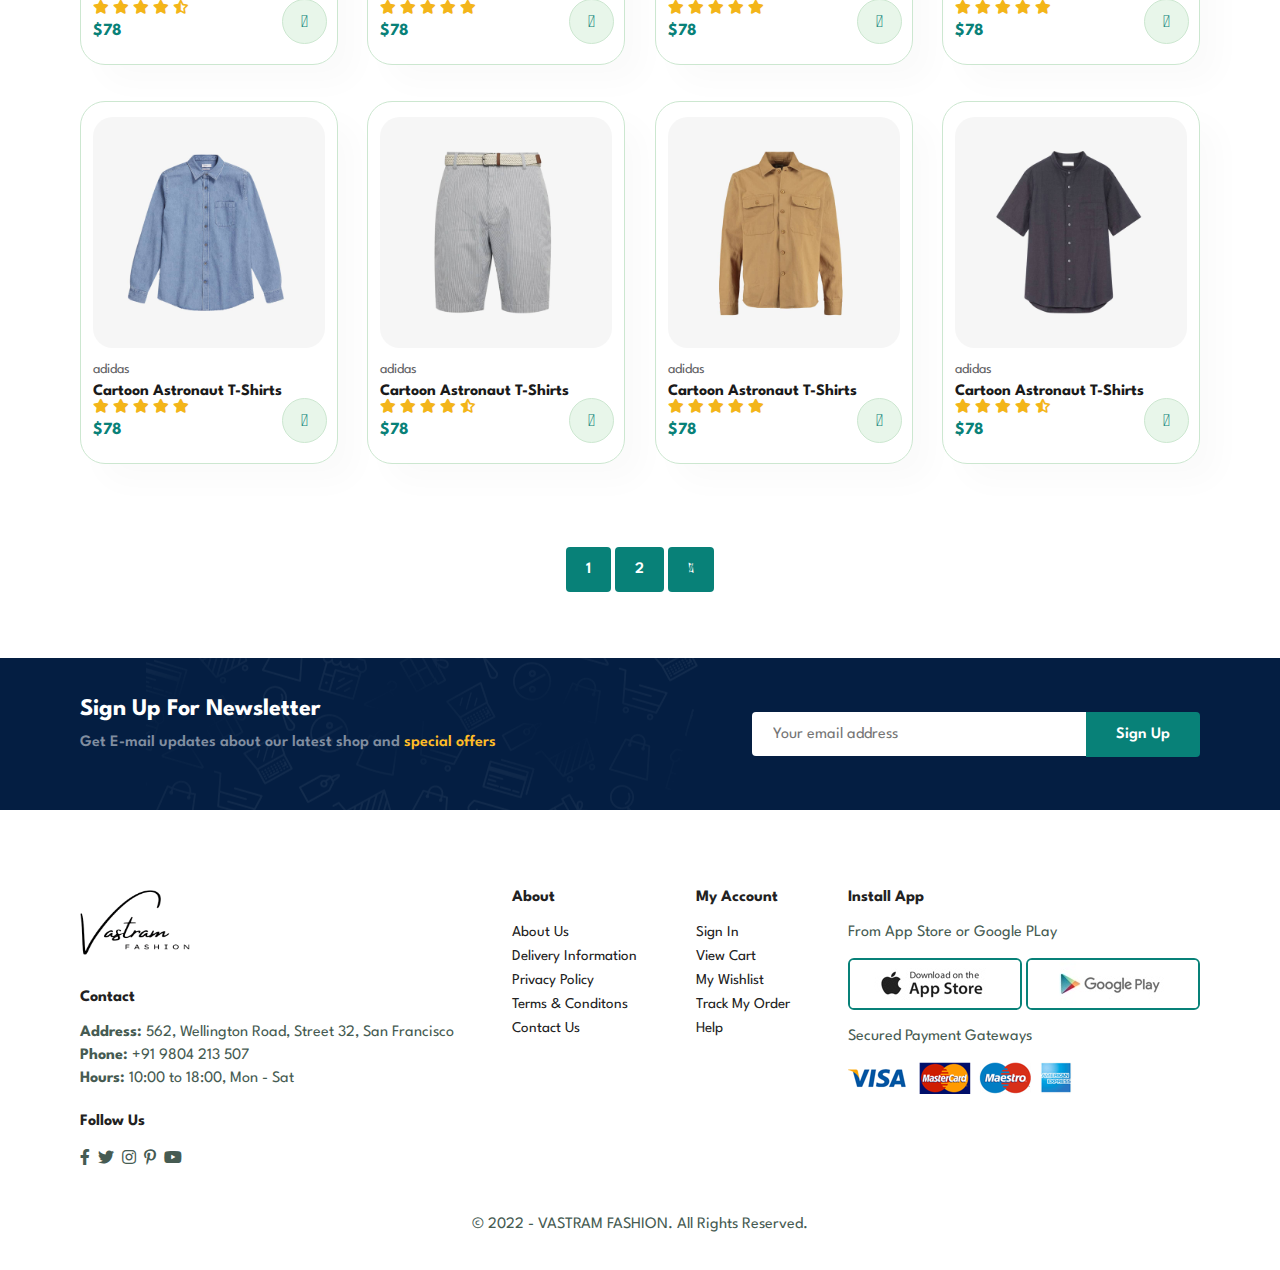
<file: shop.html>
<!DOCTYPE html>
<html lang="en">
<head>
  <meta charset="UTF-8">
  <meta http-equiv="X-UA-Compatible" content="IE=edge">
  <meta name="viewport" content="width=device-width, initial-scale=1.0">
  <link rel="stylesheet" href="https://cdnjs.cloudflare.com/ajax/libs/font-awesome/6.1.1/css/all.min.css"/>
  <link href="https://pro.fontawesome.com/releases/v5.10.0/css/all.css" rel="stylesheet">
  <link rel="stylesheet" type="text/css" href="style.css">
  <link rel="stylesheet" type="text/css" href="responsive.css">
  <title>Vastram</title>
</head>
<body>
  <div class="homepage">

    <header id="navbar">
      <a href="index.html"><img src="img/Vastram-removebg-preview.png" class="logo" alt="Logo pic" loading="lazy"></a>
      <div>
        <ul id="navlist">
          <li><a href="index.html">Home</a></li>
          <li><a class="active" href="shop.html">Shop</a></li>
          <li><a href="blog.html">Blog</a></li>
          <li><a href="about.html">About</a></li>
          <li><a href="contact.html">Contact</a></li>
          <li><a class="cart" href="cart.html"><i class="far fa-bag-shopping"></i></a></li>
          <a href="#" id="close"><i class="fa-solid fa-xmark"></i></a>
        </ul>
      </div>
      <div class="mobile">
        <a class="cart" href="cart.html"><i class="far fa-bag-shopping"></i></a>
        <a href="#" id="bar"><i class="fa-solid fa-bars"></i></a>
      </div>
    </header>

    <section id="page-header">
      <h2>#stayhome</h2>
      <p>Save more with coupons & up to 70% off!</p>
    </section>

    <section id="product1" class="section-p1">
      <div class="pro-container">
        <div id="pro1" class="pro">
            <img src="img/products/f1.jpg" alt="" loading="lazy">
            <div class="des">
              <span>adidas</span>
              <h5>Cartoon Astronaut T-Shirts</h5>
              <div class="star">
                <i class="fas fa-star"></i>
                <i class="fas fa-star"></i>
                <i class="fas fa-star"></i>
                <i class="fas fa-star"></i>
                <i class="fas fa-star"></i>
              </div>
              <h4>$78</h4>
            </div>
            <a href="#"><i class="fal fa-shopping-cart cart"></i></a>
        </div>
        <div id="pro2" class="pro">
          <img src="img/products/f2.jpg" alt="" loading="lazy">
          <div class="des">
            <span>adidas</span>
            <h5>Cartoon Astronaut T-Shirts</h5>
            <div class="star">
              <i class="fas fa-star"></i>
              <i class="fas fa-star"></i>
              <i class="fas fa-star"></i>
              <i class="fas fa-star"></i>
              <i class="fas fa-star"></i>
            </div>
            <h4>$78</h4>
          </div>
          <a href="#"><i class="fal fa-shopping-cart cart"></i></a>
        </div>
        <div id="pro3" class="pro">
          <img src="img/products/f3.jpg" alt="" loading="lazy">
          <div class="des">
            <span>adidas</span>
            <h5>Cartoon Astronaut T-Shirts</h5>
            <div class="star">
              <i class="fas fa-star"></i>
              <i class="fas fa-star"></i>
              <i class="fas fa-star"></i>
              <i class="fas fa-star"></i>
              <i class="fas fa-star"></i>
            </div>
            <h4>$78</h4>
          </div>
          <a href="#"><i class="fal fa-shopping-cart cart"></i></a>
        </div>
        <div id="pro4" class="pro">
          <img src="img/products/f4.jpg" alt="" loading="lazy">
          <div class="des">
            <span>adidas</span>
            <h5>Cartoon Astronaut T-Shirts</h5>
            <div class="star">
              <i class="fas fa-star"></i>
              <i class="fas fa-star"></i>
              <i class="fas fa-star"></i>
              <i class="fas fa-star"></i>
              <i class="fas fa-star"></i>
            </div>
            <h4>$78</h4>
          </div>
          <a href="#"><i class="fal fa-shopping-cart cart"></i></a>
        </div>
        <div id="pro5" class="pro">
          <img src="img/products/f5.jpg" alt="" loading="lazy">
          <div class="des">
            <span>adidas</span>
            <h5>Cartoon Astronaut T-Shirts</h5>
            <div class="star">
              <i class="fas fa-star"></i>
              <i class="fas fa-star"></i>
              <i class="fas fa-star"></i>
              <i class="fas fa-star"></i>
              <i class="fas fa-star"></i>
            </div>
            <h4>$78</h4>
          </div>
          <a href="#"><i class="fal fa-shopping-cart cart"></i></a>
        </div>
        <div id="pro6" class="pro">
          <img src="img/products/f6.jpg" alt="" loading="lazy">
          <div class="des">
            <span>adidas</span>
            <h5>Cartoon Astronaut T-Shirts</h5>
            <div class="star">
              <i class="fas fa-star"></i>
              <i class="fas fa-star"></i>
              <i class="fas fa-star"></i>
              <i class="fas fa-star"></i>
              <i class="fas fa-star"></i>
            </div>
            <h4>$78</h4>
          </div>
          <a href="#"><i class="fal fa-shopping-cart cart"></i></a>
        </div>
        <div id="pro7" class="pro">
          <img src="img/products/f7.jpg" alt="" loading="lazy">
          <div class="des">
            <span>adidas</span>
            <h5>Cartoon Astronaut T-Shirts</h5>
            <div class="star">
              <i class="fas fa-star"></i>
              <i class="fas fa-star"></i>
              <i class="fas fa-star"></i>
              <i class="fas fa-star"></i>
              <i class="fas fa-star"></i>
            </div>
            <h4>$78</h4>
          </div>
          <a href="#"><i class="fal fa-shopping-cart cart"></i></a>
        </div>
        <div id="pro8" class="pro">
          <img src="img/products/f8.jpg" alt="" loading="lazy">
          <div class="des">
            <span>adidas</span>
            <h5>Cartoon Astronaut T-Shirts</h5>
            <div class="star">
              <i class="fas fa-star"></i>
              <i class="fas fa-star"></i>
              <i class="fas fa-star"></i>
              <i class="fas fa-star"></i>
              <i class="fas fa-star"></i>
            </div>
            <h4>$78</h4>
          </div>
          <a href="#"><i class="fal fa-shopping-cart cart"></i></a>
        </div>
        <div id="pro1" class="pro">
            <img src="img/products/n1.jpg" alt="" loading="lazy">
            <div class="des">
              <span>adidas</span>
              <h5>Cartoon Astronaut T-Shirts</h5>
              <div class="star">
                <i class="fas fa-star"></i>
                <i class="fas fa-star"></i>
                <i class="fas fa-star"></i>
                <i class="fas fa-star"></i>
                <i class="fa-solid fa-star-half-stroke"></i>
              </div>
              <h4>$78</h4>
            </div>
            <a href="#"><i class="fal fa-shopping-cart cart"></i></a>
        </div>
        <div id="pro2" class="pro">
          <img src="img/products/n2.jpg" alt="" loading="lazy">
          <div class="des">
            <span>adidas</span>
            <h5>Cartoon Astronaut T-Shirts</h5>
            <div class="star">
              <i class="fas fa-star"></i>
              <i class="fas fa-star"></i>
              <i class="fas fa-star"></i>
              <i class="fas fa-star"></i>
              <i class="fas fa-star"></i>
            </div>
            <h4>$78</h4>
          </div>
          <a href="#"><i class="fal fa-shopping-cart cart"></i></a>
        </div>
        <div id="pro3" class="pro">
          <img src="img/products/n3.jpg" alt="" loading="lazy">
          <div class="des">
            <span>adidas</span>
            <h5>Cartoon Astronaut T-Shirts</h5>
            <div class="star">
              <i class="fas fa-star"></i>
              <i class="fas fa-star"></i>
              <i class="fas fa-star"></i>
              <i class="fas fa-star"></i>
              <i class="fas fa-star"></i>
            </div>
            <h4>$78</h4>
          </div>
          <a href="#"><i class="fal fa-shopping-cart cart"></i></a>
        </div>
        <div id="pro4" class="pro">
          <img src="img/products/n4.jpg" alt="" loading="lazy">
          <div class="des">
            <span>adidas</span>
            <h5>Cartoon Astronaut T-Shirts</h5>
            <div class="star">
              <i class="fas fa-star"></i>
              <i class="fas fa-star"></i>
              <i class="fas fa-star"></i>
              <i class="fas fa-star"></i>
              <i class="fas fa-star"></i>
            </div>
            <h4>$78</h4>
          </div>
          <a href="#"><i class="fal fa-shopping-cart cart"></i></a>
        </div>
        <div id="pro5" class="pro">
          <img src="img/products/n5.jpg" alt="" loading="lazy">
          <div class="des">
            <span>adidas</span>
            <h5>Cartoon Astronaut T-Shirts</h5>
            <div class="star">
              <i class="fas fa-star"></i>
              <i class="fas fa-star"></i>
              <i class="fas fa-star"></i>
              <i class="fas fa-star"></i>
              <i class="fas fa-star"></i>
            </div>
            <h4>$78</h4>
          </div>
          <a href="#"><i class="fal fa-shopping-cart cart"></i></a>
        </div>
        <div id="pro6" class="pro">
          <img src="img/products/n6.jpg" alt="" loading="lazy">
          <div class="des">
            <span>adidas</span>
            <h5>Cartoon Astronaut T-Shirts</h5>
            <div class="star">
              <i class="fas fa-star"></i>
              <i class="fas fa-star"></i>
              <i class="fas fa-star"></i>
              <i class="fas fa-star"></i>
              <i class="fa-solid fa-star-half-stroke"></i>  
            </div>
            <h4>$78</h4>
          </div>
          <a href="#"><i class="fal fa-shopping-cart cart"></i></a>
        </div>
        <div id="pro7" class="pro">
          <img src="img/products/n7.jpg" alt="" loading="lazy">
          <div class="des">
            <span>adidas</span>
            <h5>Cartoon Astronaut T-Shirts</h5>
            <div class="star">
              <i class="fas fa-star"></i>
              <i class="fas fa-star"></i>
              <i class="fas fa-star"></i>
              <i class="fas fa-star"></i>
              <i class="fas fa-star"></i>
            </div>
            <h4>$78</h4>
          </div>
          <a href="#"><i class="fal fa-shopping-cart cart"></i></a>
        </div>
        <div id="pro8" class="pro">
          <img src="img/products/n8.jpg" alt="" loading="lazy">
          <div class="des">
            <span>adidas</span>
            <h5>Cartoon Astronaut T-Shirts</h5>
            <div class="star">
              <i class="fas fa-star"></i>
              <i class="fas fa-star"></i>
              <i class="fas fa-star"></i>
              <i class="fas fa-star"></i>
              <i class="fa-solid fa-star-half-stroke"></i>
            </div>
            <h4>$78</h4>
          </div>
          <a href="#"><i class="fal fa-shopping-cart cart"></i></a>
        </div>
      </div>
    </section>

    <section id="pagination" class="section-p1">
      <a href="#">1</a>
      <a href="#">2</a>
      <a href="#"><i class="fal fa-long-arrow-alt-right"></i></a>
    </section>

    <section id="newsletter" class="section-p1 section-m1">
      <div id="newstext">
        <h4>Sign Up For Newsletter</h4>
        <p>Get E-mail updates about our latest shop and <span>special offers</span></p>
      </div>
      <div id="form">
        <input type="text" placeholder="Your email address">
        <button class="normal">Sign Up</button>
      </div>
    </section>

    <footer class="section-p1 bottom">
      <div class="col">
        <img src="img/Vastram-removebg-preview.png" class="logo" alt="Logo pic" loading="lazy">
        <h4>Contact</h4>
        <p><strong>Address:</strong> 562, Wellington Road, Street 32, San Francisco</p>
        <p><strong>Phone:</strong> +91 9804 213 507</p>
        <p><strong>Hours:</strong> 10:00 to 18:00, Mon - Sat</p>
        <div class="follow">
          <h4>Follow Us</h4>
          <div class="icons">
            <i class="fab fa-facebook-f"></i>
            <i class="fab fa-twitter"></i>
            <i class="fab fa-instagram"></i>
            <i class="fab fa-pinterest-p"></i>
            <i class="fab fa-youtube"></i>
          </div>
        </div>
      </div>
      <div class="col">
        <h4>About</h4>
        <a href="#">About Us</a>
        <a href="#">Delivery Information</a>
        <a href="#">Privacy Policy</a>
        <a href="#">Terms & Conditons</a>
        <a href="#">Contact Us</a>
      </div>
      <div class="col">
        <h4>My Account</h4>
        <a href="#">Sign In</a>
        <a href="#">View Cart</a>
        <a href="#">My Wishlist</a>
        <a href="#">Track My Order</a>
        <a href="#">Help</a>
      </div>
      <div class="col install">
        <h4>Install App</h4>
        <p>From App Store or Google PLay</p>
        <div class="row">
          <img src="img/pay/app.jpg" alt="" loading="lazy">
          <img src="img/pay/play.jpg" alt="" loading="lazy">
        </div>
        <p>Secured Payment Gateways</p>
        <img src="img/pay/pay.png" alt="" loading="lazy">
      </div>
      <div class="copyright">
        <p>© 2022 - VASTRAM FASHION. All Rights Reserved.</p>
      </div>
    </footer>

  </div>
  <script src="index.js"></script>
</body>
</html>
</file>
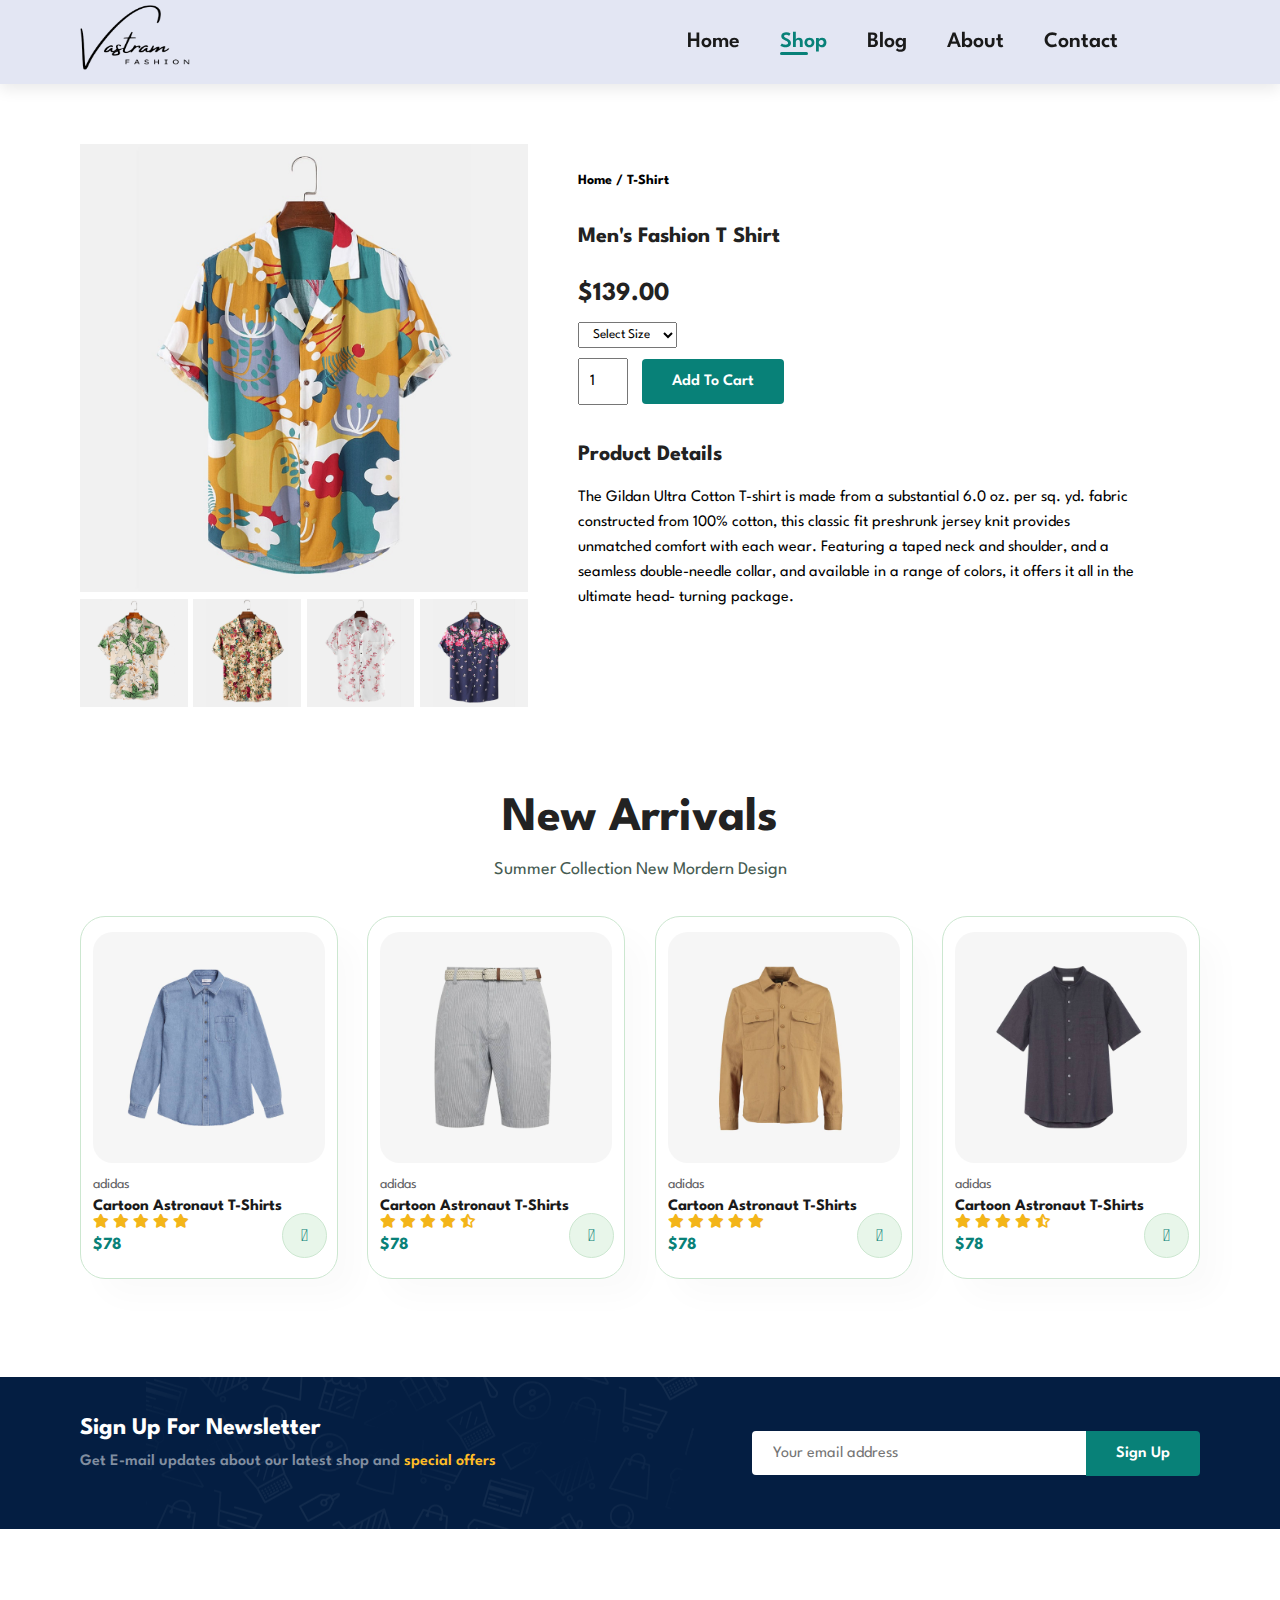
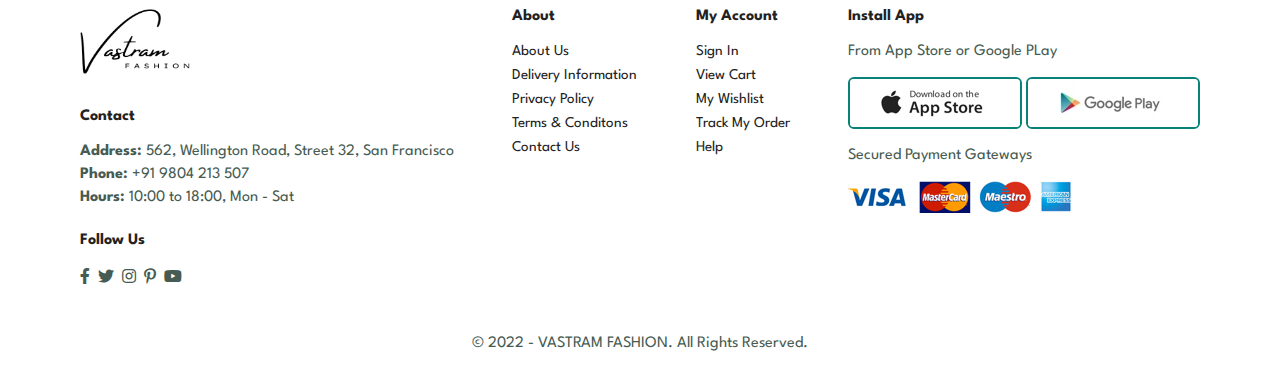
<file: sproduct.html>
<!DOCTYPE html>
<html lang="en">
<head>
  <meta charset="UTF-8">
  <meta http-equiv="X-UA-Compatible" content="IE=edge">
  <meta name="viewport" content="width=device-width, initial-scale=1.0">
  <link rel="stylesheet" href="https://cdnjs.cloudflare.com/ajax/libs/font-awesome/6.1.1/css/all.min.css"/>
  <link href="https://pro.fontawesome.com/releases/v5.10.0/css/all.css" rel="stylesheet">
  <link rel="stylesheet" type="text/css" href="style.css">
  <link rel="stylesheet" type="text/css" href="responsive.css">
  <title>Vastram</title>
</head>
<body>
  <div class="homepage">

    <header id="navbar">
      <a href="index.html"><img src="img/Vastram-removebg-preview.png" class="logo" alt="Logo pic" loading="lazy"></a>
      <div>
        <ul id="navlist">
          <li><a href="index.html">Home</a></li>
          <li><a class="active" href="shop.html">Shop</a></li>
          <li><a href="blog.html">Blog</a></li>
          <li><a href="about.html">About</a></li>
          <li><a href="contact.html">Contact</a></li>
          <li><a class="cart" href="cart.html"><i class="far fa-bag-shopping"></i></a></li>
          <a href="#" id="close"><i class="fa-solid fa-xmark"></i></a>
        </ul>
      </div>
      <div class="mobile">
        <a class="cart" href="cart.html"><i class="far fa-bag-shopping"></i></a>
        <a href="#" id="bar"><i class="fa-solid fa-bars"></i></a>
      </div>
    </header>

    <section id="prodetails" class="section-p1">
      <div class="single-pro-image">
        <img src="img/products/f1.jpg" width="100%" id="mainImg" loading="lazy" alt="">
        <div class="small-img-group">
          <div class="small-img-row">
            <img src="img/products/f2.jpg" width="100%" class="small-img" alt="">
          </div>
          <div class="small-img-row">
            <img src="img/products/f3.jpg" width="100%" class="small-img" alt="">
          </div>
          <div class="small-img-row">
            <img src="img/products/f4.jpg" width="100%" class="small-img" alt="">
          </div>
          <div class="small-img-row">
            <img src="img/products/f5.jpg" width="100%" class="small-img" alt="">
          </div>
        </div> 
      </div>
      <div class="single-pro-details">
        <h6>Home / T-Shirt</h6>
        <h4>Men's Fashion T Shirt</h4>
        <h2>$139.00</h2>
        <select>
          <option>Select Size</option>
          <option>Small</option>
          <option>Medium</option>
          <option>Large</option>
          <option>XL</option>
          <option>XXL</option>
        </select>
        <input type="number" value="1" min="1" max="10">
        <button class="normal">Add To Cart</button>
        <h4>Product Details</h4>
        <span>The Gildan Ultra Cotton T-shirt is made from a substantial 6.0 oz. per sq. yd. fabric constructed from 100% cotton, this classic fit preshrunk jersey knit provides unmatched comfort with each wear. Featuring a taped neck and shoulder, and a seamless double-needle collar, and available in a range of colors, it offers it all in the ultimate head- turning package.</span>
      </div>
    </section>    

    <section id="product1" class="section-p1">
      <h2>New Arrivals</h2>
      <p>Summer Collection New Mordern Design</p>
      <div class="pro-container">
        <div id="pro5" class="pro">
          <img src="img/products/n5.jpg" alt="" loading="lazy">
          <div class="des">
            <span>adidas</span>
            <h5>Cartoon Astronaut T-Shirts</h5>
            <div class="star">
              <i class="fas fa-star"></i>
              <i class="fas fa-star"></i>
              <i class="fas fa-star"></i>
              <i class="fas fa-star"></i>
              <i class="fas fa-star"></i>
            </div>
            <h4>$78</h4>
          </div>
          <a href="#"><i class="fal fa-shopping-cart cart"></i></a>
        </div>
        <div id="pro6" class="pro">
          <img src="img/products/n6.jpg" alt="" loading="lazy">
          <div class="des">
            <span>adidas</span>
            <h5>Cartoon Astronaut T-Shirts</h5>
            <div class="star">
              <i class="fas fa-star"></i>
              <i class="fas fa-star"></i>
              <i class="fas fa-star"></i>
              <i class="fas fa-star"></i>
              <i class="fa-solid fa-star-half-stroke"></i>  
            </div>
            <h4>$78</h4>
          </div>
          <a href="#"><i class="fal fa-shopping-cart cart"></i></a>
        </div>
        <div id="pro7" class="pro">
          <img src="img/products/n7.jpg" alt="" loading="lazy">
          <div class="des">
            <span>adidas</span>
            <h5>Cartoon Astronaut T-Shirts</h5>
            <div class="star">
              <i class="fas fa-star"></i>
              <i class="fas fa-star"></i>
              <i class="fas fa-star"></i>
              <i class="fas fa-star"></i>
              <i class="fas fa-star"></i>
            </div>
            <h4>$78</h4>
          </div>
          <a href="#"><i class="fal fa-shopping-cart cart"></i></a>
        </div>
        <div id="pro8" class="pro">
          <img src="img/products/n8.jpg" alt="" loading="lazy">
          <div class="des">
            <span>adidas</span>
            <h5>Cartoon Astronaut T-Shirts</h5>
            <div class="star">
              <i class="fas fa-star"></i>
              <i class="fas fa-star"></i>
              <i class="fas fa-star"></i>
              <i class="fas fa-star"></i>
              <i class="fa-solid fa-star-half-stroke"></i>
            </div>
            <h4>$78</h4>
          </div>
          <a href="#"><i class="fal fa-shopping-cart cart"></i></a>
        </div>
      </div>
    </section>

    <section id="newsletter" class="section-p1 section-m1">
      <div id="newstext">
        <h4>Sign Up For Newsletter</h4>
        <p>Get E-mail updates about our latest shop and <span>special offers</span></p>
      </div>
      <div id="form">
        <input type="text" placeholder="Your email address">
        <button class="normal">Sign Up</button>
      </div>
    </section>

    <footer class="section-p1 bottom">
      <div class="col">
        <img src="img/Vastram-removebg-preview.png" class="logo" alt="Logo pic" loading="lazy">
        <h4>Contact</h4>
        <p><strong>Address:</strong> 562, Wellington Road, Street 32, San Francisco</p>
        <p><strong>Phone:</strong> +91 9804 213 507</p>
        <p><strong>Hours:</strong> 10:00 to 18:00, Mon - Sat</p>
        <div class="follow">
          <h4>Follow Us</h4>
          <div class="icons">
            <i class="fab fa-facebook-f"></i>
            <i class="fab fa-twitter"></i>
            <i class="fab fa-instagram"></i>
            <i class="fab fa-pinterest-p"></i>
            <i class="fab fa-youtube"></i>
          </div>
        </div>
      </div>
      <div class="col">
        <h4>About</h4>
        <a href="#">About Us</a>
        <a href="#">Delivery Information</a>
        <a href="#">Privacy Policy</a>
        <a href="#">Terms & Conditons</a>
        <a href="#">Contact Us</a>
      </div>
      <div class="col">
        <h4>My Account</h4>
        <a href="#">Sign In</a>
        <a href="#">View Cart</a>
        <a href="#">My Wishlist</a>
        <a href="#">Track My Order</a>
        <a href="#">Help</a>
      </div>
      <div class="col install">
        <h4>Install App</h4>
        <p>From App Store or Google PLay</p>
        <div class="row">
          <img src="img/pay/app.jpg" alt="" loading="lazy">
          <img src="img/pay/play.jpg" alt="" loading="lazy">
        </div>
        <p>Secured Payment Gateways</p>
        <img src="img/pay/pay.png" alt="" loading="lazy">
      </div>
      <div class="copyright">
        <p>© 2022 - VASTRAM FASHION. All Rights Reserved.</p>
      </div>
    </footer>

  </div>
  <script src="index.js"></script>
</body>
</html>
</file>
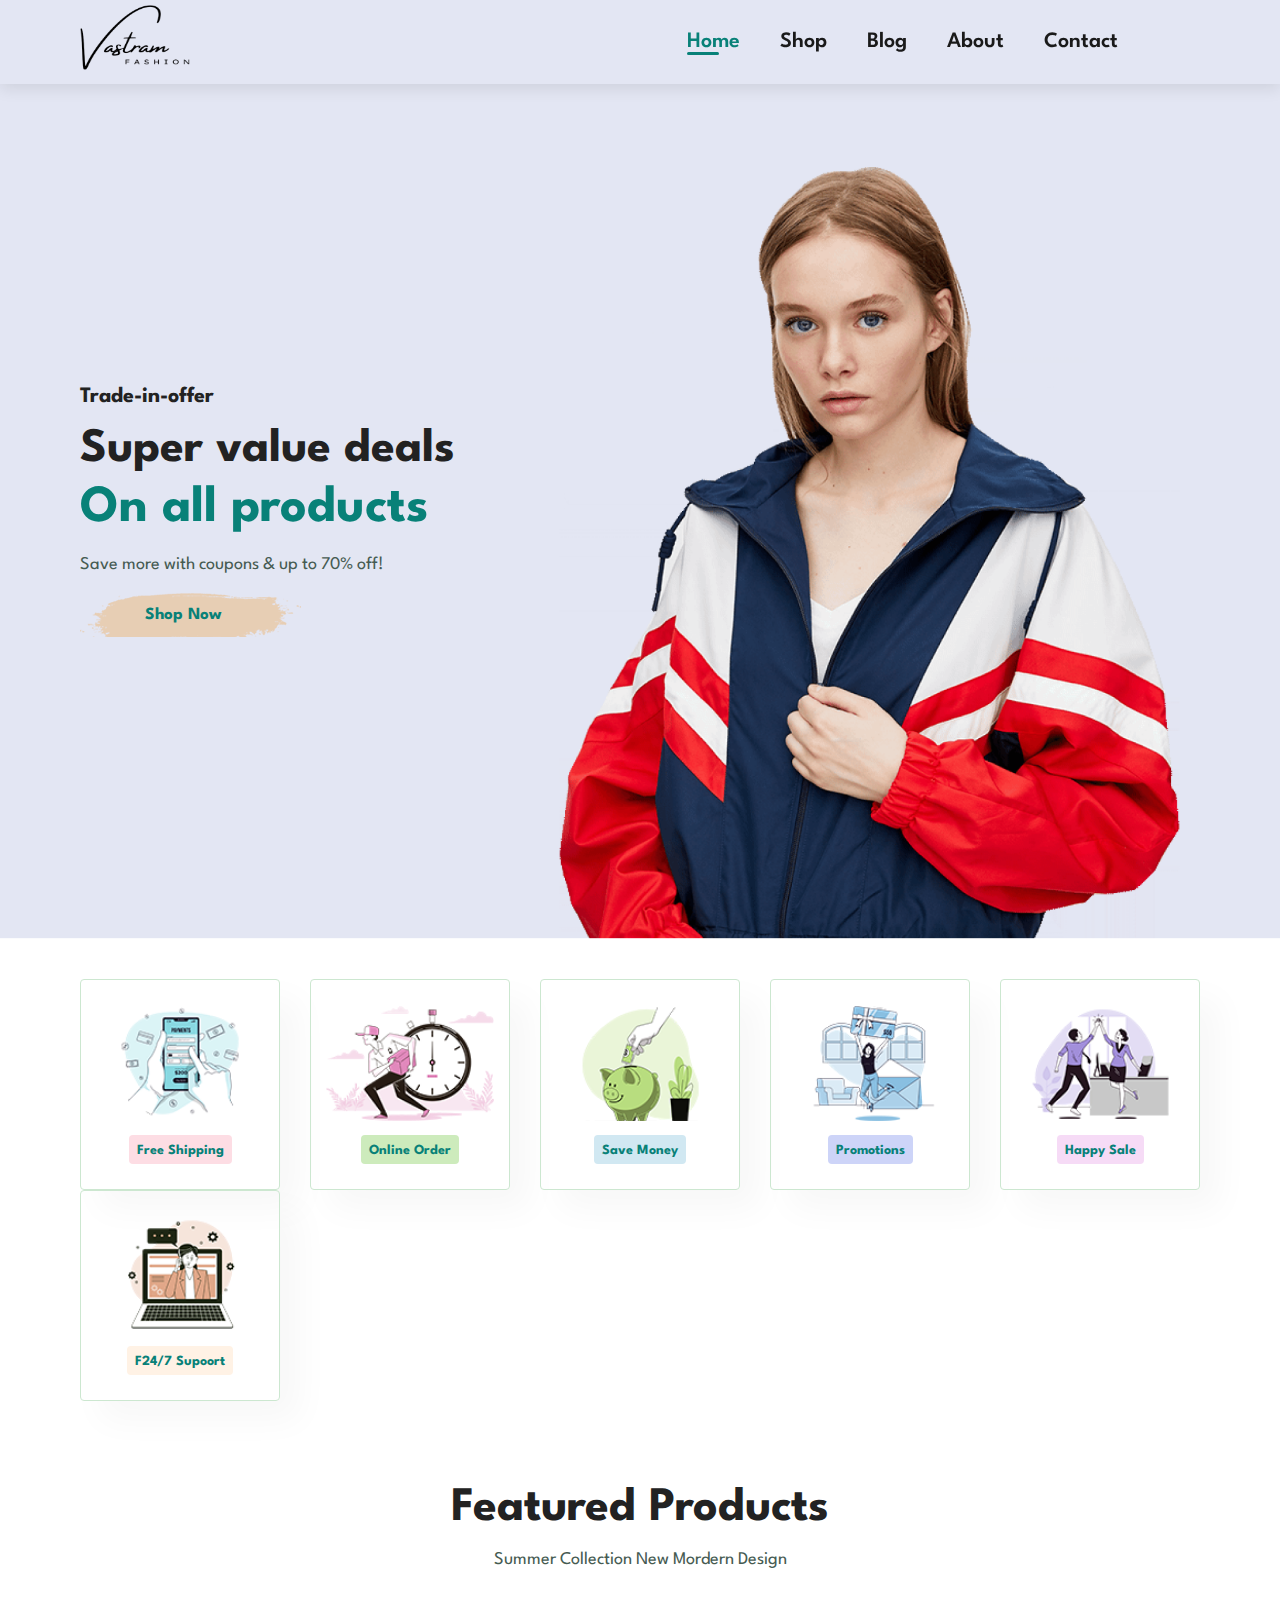
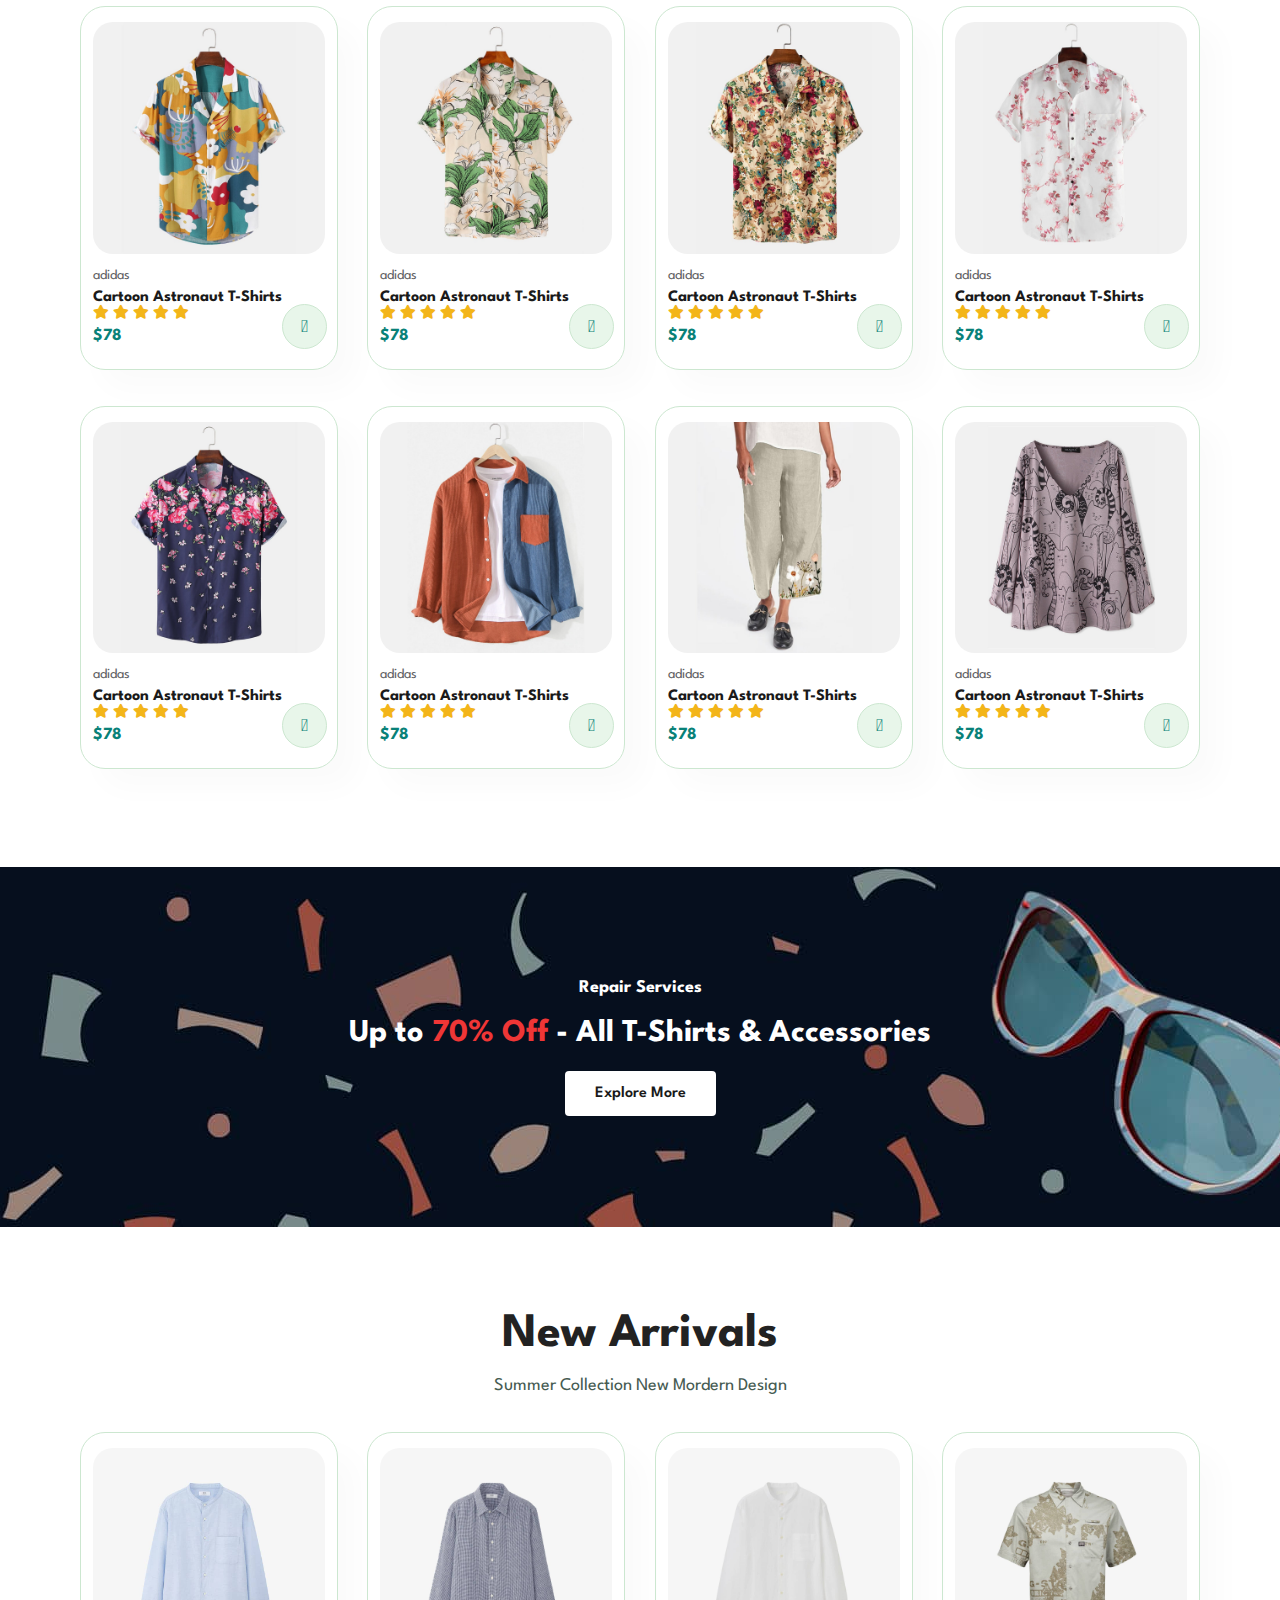
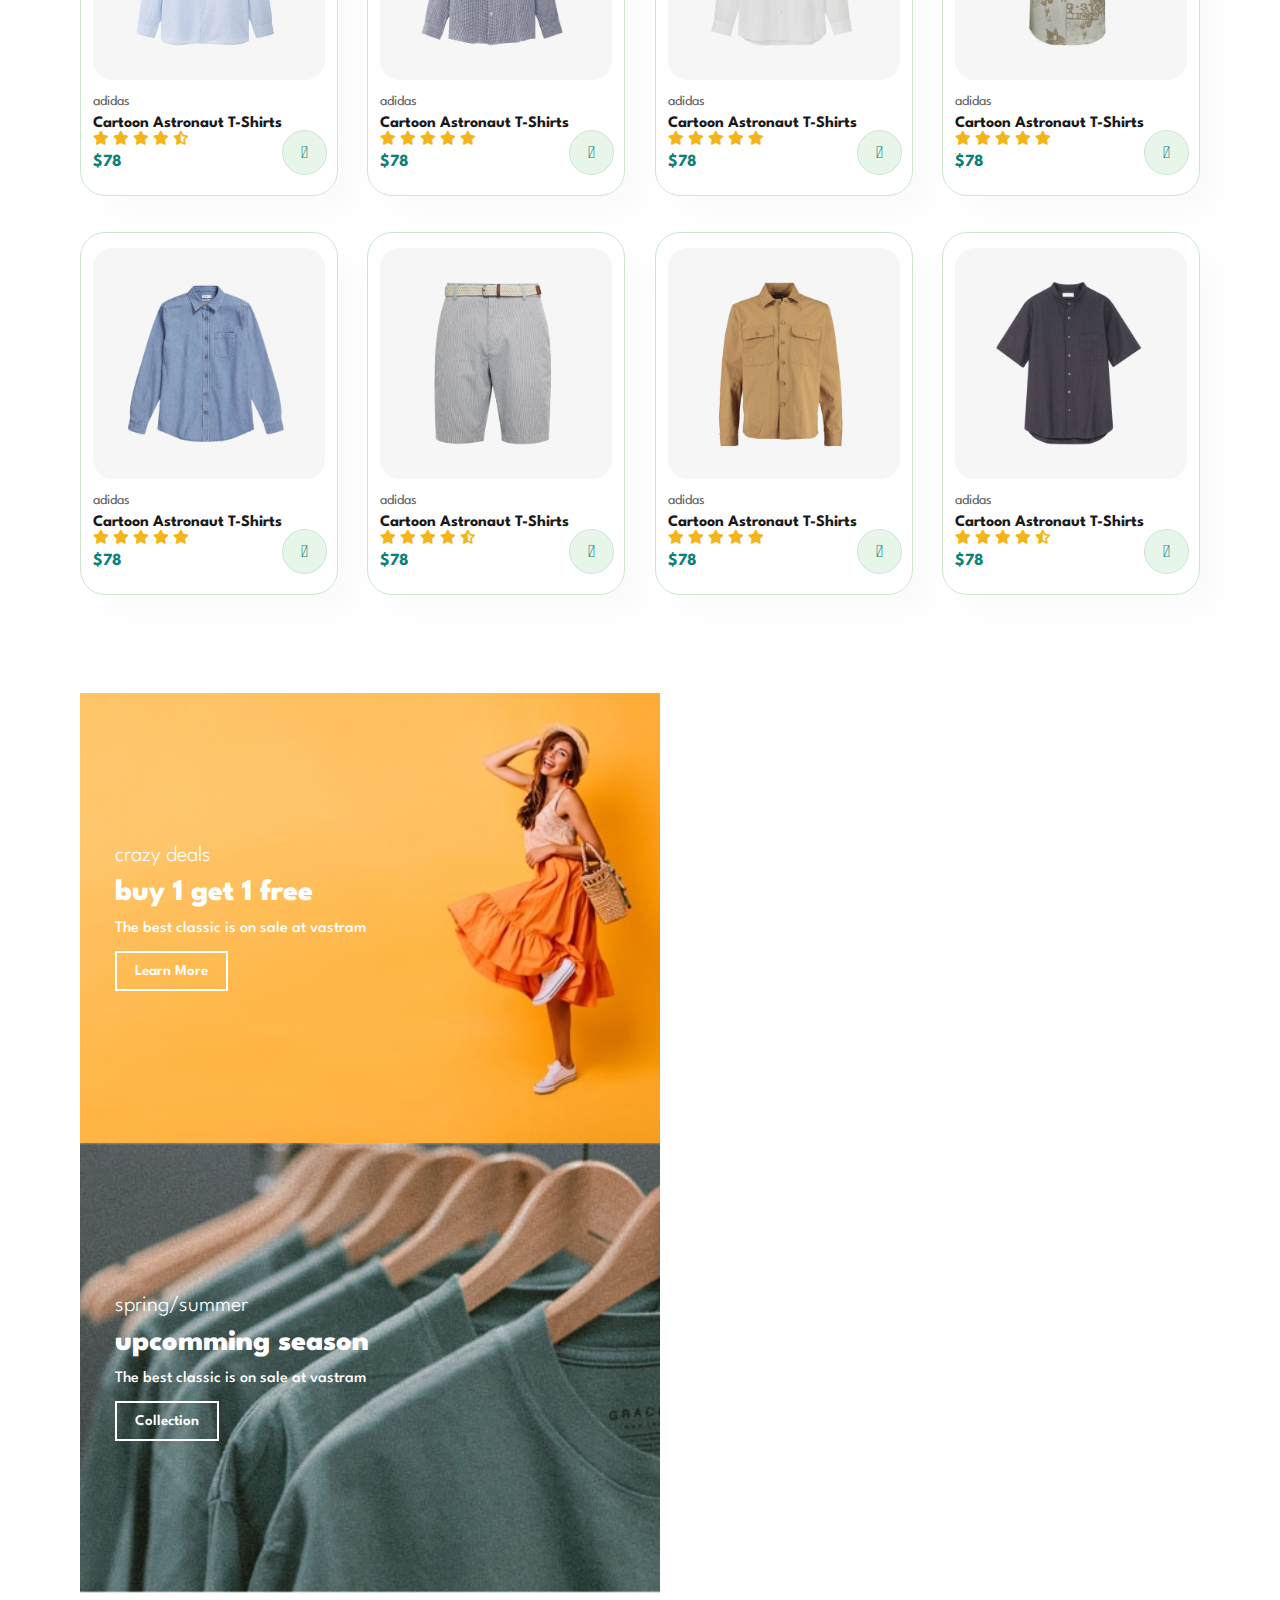
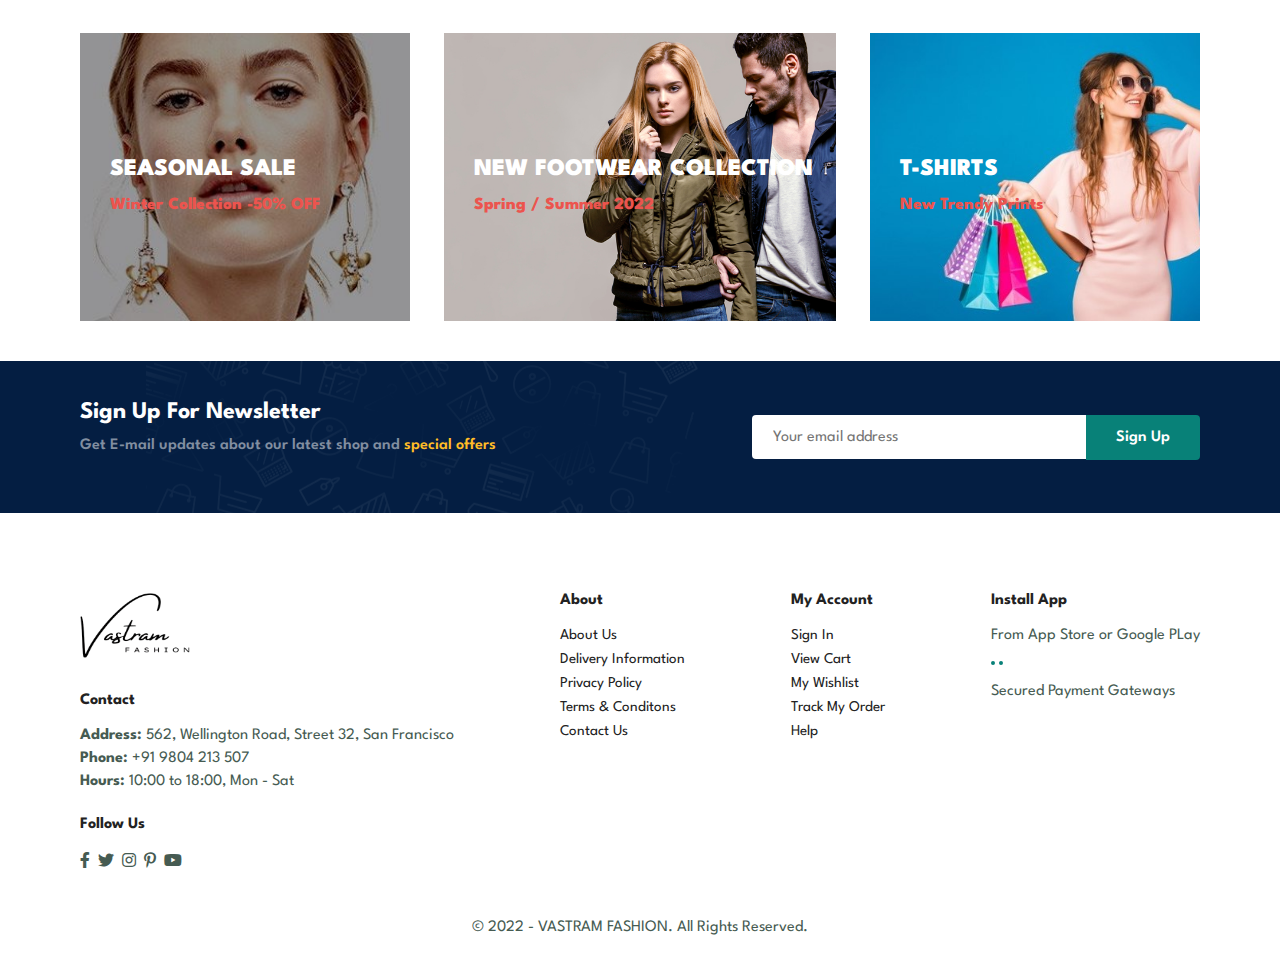
<file: src/main.html>
<!DOCTYPE html>
<html lang="en">
<head>
  <meta charset="UTF-8">
  <meta http-equiv="X-UA-Compatible" content="IE=edge">
  <meta name="viewport" content="width=device-width, initial-scale=1.0">
  <link rel="stylesheet" href="https://cdnjs.cloudflare.com/ajax/libs/font-awesome/6.1.1/css/all.min.css"/>
  <link href="https://pro.fontawesome.com/releases/v5.10.0/css/all.css" rel="stylesheet">
  <link rel="stylesheet" type="text/css" href="style.css">
  <link rel="stylesheet" type="text/css" href="responsive.css">
  <title>Vastram</title>
</head>
<body>
  <div class="homepage">

    <header id="navbar">
      <a href="main.html"><img src="img/Vastram-removebg-preview.png" class="logo" alt="Logo pic" loading="lazy"></a>
      <div>
        <ul id="navlist">
          <li><a class="active" href="main.html">Home</a></li>
          <li><a href="shop.html">Shop</a></li>
          <li><a href="blog.html">Blog</a></li>
          <li><a href="about.html">About</a></li>
          <li><a href="contact.html">Contact</a></li>
          <li><a class="cart" href="cart.html"><i class="far fa-bag-shopping"></i></a></li>
          <a href="#" id="close"><i class="fa-solid fa-xmark"></i></a>
        </ul>
      </div>
      <div class="mobile">
        <a class="cart" href="cart.html"><i class="far fa-bag-shopping"></i></a>
        <a href="#" id="bar"><i class="fa-solid fa-bars"></i></a>
      </div>
    </header>

    <section id="hero">
      <h4>Trade-in-offer</h4>
      <h2>Super value deals</h2>
      <h1>On all products</h1>
      <p>Save more with coupons & up to 70% off!</p>
      <button id="shopButton">Shop Now</button>
    </section>

    <section id="feature" class="section-p1">
      <div class="fe-box">
        <img src="img/features/f1.png" alt="" loading="lazy" >
        <h6>Free Shipping</h6>
      </div>
      <div class="fe-box">
        <img src="img/features/f2.png" alt="" loading="lazy">
        <h6>Online Order</h6>
      </div>
      <div class="fe-box">
        <img src="img/features/f3.png" alt="" loading="lazy">
        <h6>Save Money</h6>
      </div>
      <div class="fe-box">
        <img src="img/features/f4.png" alt="" loading="lazy">
        <h6>Promotions</h6>
      </div>
      <div class="fe-box">
        <img src="img/features/f5.png" alt="" loading="lazy">
        <h6>Happy Sale</h6>
      </div>
      <div class="fe-box">
        <img src="img/features/f6.png" alt="" loading="lazy">
        <h6>F24/7 Supoort</h6>
      </div>
    </section>

    <section id="product1" class="section-p1">
      <h2>Featured Products</h2>
      <p>Summer Collection New Mordern Design</p>
      <div class="pro-container">
        <div class="pro">
            <img src="img/products/f1.jpg" alt="" loading="lazy">
            <div class="des">
              <span>adidas</span>
              <h5>Cartoon Astronaut T-Shirts</h5>
              <div class="star">
                <i class="fas fa-star"></i>
                <i class="fas fa-star"></i>
                <i class="fas fa-star"></i>
                <i class="fas fa-star"></i>
                <i class="fas fa-star"></i>
              </div>
              <h4>$78</h4>
            </div>
            <a href="#"><i class="fal fa-shopping-cart cart"></i></a>
        </div>
        <div class="pro">
          <img src="img/products/f2.jpg" alt="" loading="lazy">
          <div class="des">
            <span>adidas</span>
            <h5>Cartoon Astronaut T-Shirts</h5>
            <div class="star">
              <i class="fas fa-star"></i>
              <i class="fas fa-star"></i>
              <i class="fas fa-star"></i>
              <i class="fas fa-star"></i>
              <i class="fas fa-star"></i>
            </div>
            <h4>$78</h4>
          </div>
          <a href="#"><i class="fal fa-shopping-cart cart"></i></a>
        </div>
        <div class="pro">
          <img src="img/products/f3.jpg" alt="" loading="lazy">
          <div class="des">
            <span>adidas</span>
            <h5>Cartoon Astronaut T-Shirts</h5>
            <div class="star">
              <i class="fas fa-star"></i>
              <i class="fas fa-star"></i>
              <i class="fas fa-star"></i>
              <i class="fas fa-star"></i>
              <i class="fas fa-star"></i>
            </div>
            <h4>$78</h4>
          </div>
          <a href="#"><i class="fal fa-shopping-cart cart"></i></a>
        </div>
        <div class="pro">
          <img src="img/products/f4.jpg" alt="" loading="lazy">
          <div class="des">
            <span>adidas</span>
            <h5>Cartoon Astronaut T-Shirts</h5>
            <div class="star">
              <i class="fas fa-star"></i>
              <i class="fas fa-star"></i>
              <i class="fas fa-star"></i>
              <i class="fas fa-star"></i>
              <i class="fas fa-star"></i>
            </div>
            <h4>$78</h4>
          </div>
          <a href="#"><i class="fal fa-shopping-cart cart"></i></a>
        </div>
        <div class="pro">
          <img src="img/products/f5.jpg" alt="" loading="lazy">
          <div class="des">
            <span>adidas</span>
            <h5>Cartoon Astronaut T-Shirts</h5>
            <div class="star">
              <i class="fas fa-star"></i>
              <i class="fas fa-star"></i>
              <i class="fas fa-star"></i>
              <i class="fas fa-star"></i>
              <i class="fas fa-star"></i>
            </div>
            <h4>$78</h4>
          </div>
          <a href="#"><i class="fal fa-shopping-cart cart"></i></a>
        </div>
        <div class="pro">
          <img src="img/products/f6.jpg" alt="" loading="lazy">
          <div class="des">
            <span>adidas</span>
            <h5>Cartoon Astronaut T-Shirts</h5>
            <div class="star">
              <i class="fas fa-star"></i>
              <i class="fas fa-star"></i>
              <i class="fas fa-star"></i>
              <i class="fas fa-star"></i>
              <i class="fas fa-star"></i>
            </div>
            <h4>$78</h4>
          </div>
          <a href="#"><i class="fal fa-shopping-cart cart"></i></a>
        </div>
        <div class="pro">
          <img src="img/products/f7.jpg" alt="" loading="lazy">
          <div class="des">
            <span>adidas</span>
            <h5>Cartoon Astronaut T-Shirts</h5>
            <div class="star">
              <i class="fas fa-star"></i>
              <i class="fas fa-star"></i>
              <i class="fas fa-star"></i>
              <i class="fas fa-star"></i>
              <i class="fas fa-star"></i>
            </div>
            <h4>$78</h4>
          </div>
          <a href="#"><i class="fal fa-shopping-cart cart"></i></a>
        </div>
        <div class="pro">
          <img src="img/products/f8.jpg" alt="" loading="lazy">
          <div class="des">
            <span>adidas</span>
            <h5>Cartoon Astronaut T-Shirts</h5>
            <div class="star">
              <i class="fas fa-star"></i>
              <i class="fas fa-star"></i>
              <i class="fas fa-star"></i>
              <i class="fas fa-star"></i>
              <i class="fas fa-star"></i>
            </div>
            <h4>$78</h4>
          </div>
          <a href="#"><i class="fal fa-shopping-cart cart"></i></a>
        </div>
      </div>
    </section>

    <section id="banner" class="section-m1">
      <h4>Repair Services</h4>
      <h2>Up to <span>70% Off</span> - All T-Shirts & Accessories</h2>
      <button class="normal">Explore More</button>
    </section>

    <section id="product1" class="section-p1">
      <h2>New Arrivals</h2>
      <p>Summer Collection New Mordern Design</p>
      <div class="pro-container">
        <div class="pro">
            <img src="img/products/n1.jpg" alt="" loading="lazy">
            <div class="des">
              <span>adidas</span>
              <h5>Cartoon Astronaut T-Shirts</h5>
              <div class="star">
                <i class="fas fa-star"></i>
                <i class="fas fa-star"></i>
                <i class="fas fa-star"></i>
                <i class="fas fa-star"></i>
                <i class="fa-solid fa-star-half-stroke"></i>
              </div>
              <h4>$78</h4>
            </div>
            <a href="#"><i class="fal fa-shopping-cart cart"></i></a>
        </div>
        <div class="pro">
          <img src="img/products/n2.jpg" alt="" loading="lazy">
          <div class="des">
            <span>adidas</span>
            <h5>Cartoon Astronaut T-Shirts</h5>
            <div class="star">
              <i class="fas fa-star"></i>
              <i class="fas fa-star"></i>
              <i class="fas fa-star"></i>
              <i class="fas fa-star"></i>
              <i class="fas fa-star"></i>
            </div>
            <h4>$78</h4>
          </div>
          <a href="#"><i class="fal fa-shopping-cart cart"></i></a>
        </div>
        <div class="pro">
          <img src="img/products/n3.jpg" alt="" loading="lazy">
          <div class="des">
            <span>adidas</span>
            <h5>Cartoon Astronaut T-Shirts</h5>
            <div class="star">
              <i class="fas fa-star"></i>
              <i class="fas fa-star"></i>
              <i class="fas fa-star"></i>
              <i class="fas fa-star"></i>
              <i class="fas fa-star"></i>
            </div>
            <h4>$78</h4>
          </div>
          <a href="#"><i class="fal fa-shopping-cart cart"></i></a>
        </div>
        <div class="pro">
          <img src="img/products/n4.jpg" alt="" loading="lazy">
          <div class="des">
            <span>adidas</span>
            <h5>Cartoon Astronaut T-Shirts</h5>
            <div class="star">
              <i class="fas fa-star"></i>
              <i class="fas fa-star"></i>
              <i class="fas fa-star"></i>
              <i class="fas fa-star"></i>
              <i class="fas fa-star"></i>
            </div>
            <h4>$78</h4>
          </div>
          <a href="#"><i class="fal fa-shopping-cart cart"></i></a>
        </div>
        <div class="pro">
          <img src="img/products/n5.jpg" alt="" loading="lazy">
          <div class="des">
            <span>adidas</span>
            <h5>Cartoon Astronaut T-Shirts</h5>
            <div class="star">
              <i class="fas fa-star"></i>
              <i class="fas fa-star"></i>
              <i class="fas fa-star"></i>
              <i class="fas fa-star"></i>
              <i class="fas fa-star"></i>
            </div>
            <h4>$78</h4>
          </div>
          <a href="#"><i class="fal fa-shopping-cart cart"></i></a>
        </div>
        <div class="pro">
          <img src="img/products/n6.jpg" alt="" loading="lazy">
          <div class="des">
            <span>adidas</span>
            <h5>Cartoon Astronaut T-Shirts</h5>
            <div class="star">
              <i class="fas fa-star"></i>
              <i class="fas fa-star"></i>
              <i class="fas fa-star"></i>
              <i class="fas fa-star"></i>
              <i class="fa-solid fa-star-half-stroke"></i>  
            </div>
            <h4>$78</h4>
          </div>
          <a href="#"><i class="fal fa-shopping-cart cart"></i></a>
        </div>
        <div class="pro">
          <img src="img/products/n7.jpg" alt="" loading="lazy">
          <div class="des">
            <span>adidas</span>
            <h5>Cartoon Astronaut T-Shirts</h5>
            <div class="star">
              <i class="fas fa-star"></i>
              <i class="fas fa-star"></i>
              <i class="fas fa-star"></i>
              <i class="fas fa-star"></i>
              <i class="fas fa-star"></i>
            </div>
            <h4>$78</h4>
          </div>
          <a href="#"><i class="fal fa-shopping-cart cart"></i></a>
        </div>
        <div class="pro">
          <img src="img/products/n8.jpg" alt="" loading="lazy">
          <div class="des">
            <span>adidas</span>
            <h5>Cartoon Astronaut T-Shirts</h5>
            <div class="star">
              <i class="fas fa-star"></i>
              <i class="fas fa-star"></i>
              <i class="fas fa-star"></i>
              <i class="fas fa-star"></i>
              <i class="fa-solid fa-star-half-stroke"></i>
            </div>
            <h4>$78</h4>
          </div>
          <a href="#"><i class="fal fa-shopping-cart cart"></i></a>
        </div>
      </div>
    </section>

    <section id="sm-banner" class="section-p1">
      <div class="banner-box">
        <h4>crazy deals</h4>
        <h2>buy 1 get 1 free</h2>
        <span>The best classic is on sale at vastram</span>
        <button class="white">Learn More</button>
      </div>
      <div class="banner-box">
        <h4>spring/summer</h4>
        <h2>upcomming season</h2>
        <span>The best classic is on sale at vastram</span>
        <button class="white">Collection</button>
      </div>
    </section>

    <section id="banner3">
      <div class="banner-box">
        <h2>SEASONAL SALE</h2>
        <h3>Winter Collection -50% OFF</h3>
      </div>
      <div class="banner-box box2">
        <h2>NEW FOOTWEAR COLLECTION</h2>
        <h3>Spring / Summer 2022</h3>
      </div>
      <div class="banner-box box3">
        <h2>T-SHIRTS</h2>
        <h3>New Trendy Prints</h3>
      </div>
    </section>

    <section id="newsletter" class="section-p1 section-m1">
      <div id="newstext">
        <h4>Sign Up For Newsletter</h4>
        <p>Get E-mail updates about our latest shop and <span>special offers</span></p>
      </div>
      <div id="form">
        <input type="text" placeholder="Your email address">
        <button class="normal">Sign Up</button>
      </div>
    </section>

    <footer class="section-p1 bottom">
      <div class="col">
        <img src="img/Vastram-removebg-preview.png" class="logo" alt="Logo pic" loading="lazy">
        <h4>Contact</h4>
        <p><strong>Address:</strong> 562, Wellington Road, Street 32, San Francisco</p>
        <p><strong>Phone:</strong> +91 9804 213 507</p>
        <p><strong>Hours:</strong> 10:00 to 18:00, Mon - Sat</p>
        <div class="follow">
          <h4>Follow Us</h4>
          <div class="icons">
            <i class="fab fa-facebook-f"></i>
            <i class="fab fa-twitter"></i>
            <i class="fab fa-instagram"></i>
            <i class="fab fa-pinterest-p"></i>
            <i class="fab fa-youtube"></i>
          </div>
        </div>
      </div>
      <div class="col">
        <h4>About</h4>
        <a href="#">About Us</a>
        <a href="#">Delivery Information</a>
        <a href="#">Privacy Policy</a>
        <a href="#">Terms & Conditons</a>
        <a href="#">Contact Us</a>
      </div>
      <div class="col">
        <h4>My Account</h4>
        <a href="#">Sign In</a>
        <a href="#">View Cart</a>
        <a href="#">My Wishlist</a>
        <a href="#">Track My Order</a>
        <a href="#">Help</a>
      </div>
      <div class="col install">
        <h4>Install App</h4>
        <p>From App Store or Google PLay</p>
        <div class="row">
          <img src="img/pay/app.jpg" alt="" loading="lazy">
          <img src="img/pay/play.jpg" alt="" loading="lazy">
        </div>
        <p>Secured Payment Gateways</p>
        <img src="img/pay/pay.png" alt="" loading="lazy">
      </div>
      <div class="copyright">
        <p>© 2022 - VASTRAM FASHION. All Rights Reserved.</p>
      </div>
    </footer>

  </div>
  <script src="index.js"></script>
</body>
</html>
</file>
<file: style.css>
@import url('https://fonts.googleapis.com/css2?family=League+Spartan:wght@100;200;300;400;500;600;700;800;900&display=swap'); 

* {
  margin:0;
  padding:0;
  box-sizing: border-box;
  text-decoration: none;
  list-style: none;
  font-family: 'League Spartan', sans-serif;
}

.homepage {
  width: 100%;
  height: auto;
  display: flex;
  flex-direction: column;
  align-items: center;
  justify-content: center;
}

h1 {
  color: #222;
  font-size: 52px;
  line-height: 64px;
}

h2 {
  color: #222;
  font-size: 48px;
  line-height: 55px;
}

h4 {
  color: #222;
  font-size: 22px;
}

h6 {
  font-weight: 700;
  font-size: 14px;
}

p {
  color: #465b52;
  font-size: 18px;
  margin: 15px 0 20px 0;
}

.section-p1 {
  padding: 40px 80px;
}

.section-m1 {
  margin: 40px 0px;
}

.logo {
  width: 110px;
  height: 70px;
}

#navbar {
  width: 100%;
  display: flex;
  justify-content: space-between;
  align-items: center;
  padding: 5px 80px;
  background-color: #e3e6f3;
  box-shadow: 0px 5px 15px rgba(0, 0, 0, 0.09);
  z-index: 999; 
  position: sticky;
  top: 0px;
}

#navlist {
  display: flex;
  justify-content: center;
  align-items: center;
}

.mobile {
  display: none;
}

#navlist li {
  list-style: none;
  margin: 5px 20px;
}

#navlist li a {
  text-decoration: none;
  font-size: 22px;
  font-weight: 600;
  color: #1a1a1a;
  transition: 0.1s ease;
  position: relative;
}

#navlist li a:hover,
#navlist li a.active {
  color: #088178;
  /* font-size: 22px;
  text-decoration: underline;
  text-underline-offset: 3px;
  text-decoration-thickness: 2px; */
}

/* for underline */
#navlist li a.active::before,
#navlist li a:hover::before {
  content: "";
  width: 60%;
  height: 3px;
  background: #088178;
  position: absolute;
  bottom: -3px;
  left: 0px;
  border-radius: 25px;
}

#navlist li a.cart:hover::before {
  content: none;
}

#navlist #close {
  display: none;
}
#hero {
  background-image: url("img/hero4.png");
  width: 100%;
  height: 95vh;
  background-position: top 0% right 0%;
  background-size: cover;
  padding: 0 80px;
  display: flex;
  flex-direction: column;
  justify-content: center;
  align-items: flex-start;
}

#hero h4 {
  padding-bottom: 15px;
}

#hero h1 {
  color: #088178;
}

#hero button {
  background-image: url("img/button.png");
  background-color: transparent;
  color: #088178;
  border: 0px;
  padding: 14px 80px 14px 65px;
  background-repeat: no-repeat;
  font-size: 17px;
  font-weight: 700;
  cursor: pointer;
  background-position-x: center;
  transition: 0.2s ease;
}

#hero button:hover {
  /* font-size: 20px; */
  color: whitesmoke;
}

#feature {
  width: 100%;
  display: flex;
  flex-wrap: wrap;
  justify-content: space-between;
  align-items: center;
  background-color: white;
}

#feature .fe-box {
  border: 1px solid #cce7d0;
  width: 200px;
  text-align: center;
  padding: 25px 15px;
  box-shadow: 20px 20px 34px rgba(0, 0, 0, 0.03);
  border-radius: 4px;
  transition: 0.3s ease;
}

#feature .fe-box:hover {
  box-shadow: 10px 10px 54px rgba(70, 62, 221, 0.2);
}

#feature .fe-box img {
  width: 100%;
  margin-bottom: 10px;
}

#feature .fe-box h6 {
  padding: 9px 8px 6px 8px;
  line-height: 1;
  color: #088178;
  background-color: #fddde4;
  border-radius: 4px;
  width: fit-content;
  margin: auto;
}

#feature .fe-box:nth-child(2) h6 {
  background-color: #cdebbc;
}

#feature .fe-box:nth-child(3) h6 {
  background-color: #d1e8f2;
}

#feature .fe-box:nth-child(4) h6 {
  background-color: #cdd4f8;
}

#feature .fe-box:nth-child(5) h6 {
  background-color: #f6dbf6;
}

#feature .fe-box:nth-child(6) h6 {
  background-color: #fff2e5;
}

#product1 {
  width: 100%;
  background-color: white;
  text-align: center;
}

#product1 .pro-container {
  width: 100%;
  display: flex;
  flex-wrap: wrap ;
  justify-content: space-between;
  align-items: center;
  /* padding-top: 15px; */
}
#product1 .pro {
  width: 23%;
  min-width: 250px;
  padding: 15px 12px;
  border: 1px solid #cce7d0;
  border-radius: 25px;
  cursor: pointer;
  box-shadow: 20px 20px 30px rgba(0, 0, 0, 0.02);
  margin: 18px 0px;
  transition: 0.2s ease ;
  position: relative;
}

#product1 .pro:hover {
  box-shadow: 20px 20px 30px rgba(0, 0, 0, 0.06);
  transform: scale(1.1);
}

#product1 .pro img {
  width: 100%;
  border-radius: 20px;
}

#product1 .pro .des {
  text-align: start;
  padding: 10px 0;
}

#product1 .pro .des span {
  color: #606063;
  font-size: 14px;
}

#product1 .pro .des h5 {
  padding-top: 7px;
  color: #1a1a1a;
  font-size: 16px;
}

#product1 .pro .des i {
  font-size: 14px;
  color: rgb(243, 181, 25);
}

#product1 .pro .des h4 {
  padding-top: 7px;
  font-size: 17px;
  font-weight: 700;
  color: #088178;
}

#product1 .pro .cart {
  width: 45px;
  height: 45px;
  line-height: 45px;
  border-radius: 45px;
  border: 1px solid #cce7d0;
  color: #088178;
  font-weight: 500;
  background: #e8f6ea;
  position: absolute;
  bottom: 20px;
  right: 10px;
  font-size: large;
}

#banner {
  display: flex;
  flex-direction: column;
  justify-content: center;
  align-items: center;
  text-align: center;
  background-image: url("img/banner/b2.jpg");
  background-size: cover;
  background-position: center;
  width: 100%;
  height: 40vh;
}

#banner h4 {
  color: white;
  font-size: 18px;
}

#banner h2 {
  color: white;
  font-size: 32px;
  padding: 10px 0px;
}

#banner h2 span {
  color: #ef3636;
}

button.normal {
  font-size: 16px;
  font-weight: 600;
  padding: 15px 30px;
  color: #1a1a1a;
  background-color: white;
  border-radius: 4px;
  cursor: pointer;
  border: none;
  outline: none;
  transition: 0.2s;
}

#banner button:hover {
  color: white;
  background-color: #088178;
}

#sm-banner {
  width: 100%;
  display: flex;
  flex-wrap: wrap;
  justify-content: space-between;
  align-items: center;
}

#sm-banner .banner-box {
  display: flex;
  flex-direction: column;
  justify-content: center;
  align-items: flex-start;
  background-image: url("img/banner/b17.jpg");
  background-size: cover;
  background-position: center;
  width: 48%;
  min-width: 580px;
  height: 50vh;
  padding-left: 35px;
}

#sm-banner .banner-box:nth-child(2) {
  background-image: url("img/banner/b10.jpg");
}

#sm-banner h4 {
  color: white;
  font-size: 22px;
  font-weight: 300;
}

#sm-banner h2 {
  color: white;
  font-size: 30px;
  font-weight: 800;
}

#sm-banner span {
  color: white;
  font-size: 16px;
  font-weight: 500;
  padding-bottom: 15px;
}

button.white {
  font-size: 15px;
  font-weight: 600;
  padding: 11px 18px;
  color: white;
  background-color: transparent;
  cursor: pointer;
  border: 2px solid white;
  outline: none;
  transition: 0.2s;
}

#sm-banner .banner-box:hover button { 
  background-color: #088178;
  border: 2px solid #088178;
}

#banner3 {
  width: 100%;
  display: flex;
  flex-wrap: wrap;
  justify-content: space-between;
  padding: 0 80px;
}

#banner3 .banner-box {
  display: flex;
  flex-direction: column;
  justify-content: center;
  align-items: flex-start;
  background-image: url("img/banner/b7.jpg");
  background-size: cover;
  background-position: center;
  min-width: 29.5%;
  height: 32vh;
  padding-left: 30px;
}

#banner3 .banner-box.box2 {
  background-image: url("img/banner/b4.jpg");
  min-width: 35%;
}

#banner3 .banner-box.box3 {
  background-image: url("img/banner/b18.jpg");
  min-width: 29.5%;
}


#banner3 h2 {
  color: white;
  font-size: 24px;
  font-weight: 900;
}

#banner3 h3 {
  color: #ec544e;
  font-size: 17px;
  font-weight: 800;
}

#newsletter {
  width: 100%;
  display: flex;
  flex-wrap: wrap;
  justify-content: space-between;
  align-items: center;
  background-image: url(img/banner/b14.png);
  background-repeat: no-repeat;
  background-position: 20% 30%;
  background-color: #041e42;
}

#newsletter h4 {
  color: white;
  font-size: 24px;
  font-weight: 700;
}

#newsletter p {
  color: #818ea0;
  font-size: 16px;
  font-weight: 600;
}

#newsletter p span {
  color: #ffbd27;
}

#newsletter #form {
  display: flex;
  justify-content: center;
  align-items: center;
  width: 40%;
}

#newsletter input {
  height: 44px;
  padding: 0 1.25em;
  font-size: 16px;
  width: 100%;
  border: solid 1px transparent;
  border-radius: 4px;
  outline: none;
  border-top-right-radius: 0px;
  border-bottom-right-radius: 0px;
}

#newsletter button {
  white-space: nowrap;
  color: white;
  background-color: #088178;
  border-top-left-radius: 0px;
  border-bottom-left-radius: 0px;
}

footer {
  width: 100%;
  display: flex;
  flex-wrap: wrap;
  justify-content: space-between;
}

footer .col{
  display: flex;
  flex-direction: column;
  align-items: flex-start;
  margin-bottom: 20px;
}

footer .logo {
  margin-bottom: 30px;
}

footer h4 {
  font-size: 16px;
  padding-bottom: 20px;
}

footer p {
  font-size: 16px;
  margin: 0 0 8px 0;
}

footer a {
  font-size: 15px;
  text-decoration: none;
  color: #222;
  margin-bottom: 10px;
}

footer .follow {
  margin-top: 20px;
}

footer .follow i {
  color: #465b52;
  padding-right: 4px;
  cursor: pointer;
}

footer .install .row img {
  border: 2px solid #088178;
  border-radius: 6px;
}

footer .install img {
  margin: 10px 0 15px 0;
}

footer .follow i:hover,
footer a:hover {
  color: #088178;
}

footer .copyright {
  width: 100%;
  text-align: center;
  margin-top: 30px;
}

.section-p1.bottom {
  padding-bottom: 30px;
}

/* Shop Page */

#page-header {
  background-image: url("img/banner/b1.jpg");
  width: 100%;
  height: 40vh;
  background-size: cover;
  display: flex;
  flex-direction: column;
  align-items: center;
  justify-content: center;
  text-align: center;
  padding: 14%;
}

#page-header h2,
#page-header p {
  color: #fff;
}

#pagination {
  text-align: center;
}

#pagination a {
  text-decoration: none;
  border-radius: 4px;
  background-color: #088178;
  padding: 15px 20px;
  color: #fff;
  font-weight: 600;
}

#pagination a i {
  font-size: 16px;
  font-weight: 600;
}

/* Single Product */

#prodetails {
  width: 100%;
  display: flex;
  margin-top: 20px;
}

#prodetails .single-pro-image {
  width: 40%;
  margin-right: 50px;
}

.small-img-group {
  display: flex;
  justify-content: space-between;
  margin-top: 3px;
}

.small-img-row {
  flex-basis: 24%;
  cursor: pointer;
}

#prodetails .single-pro-details {
  width: 50%;
  padding-top: 30px;
}

#prodetails .single-pro-details h4 {
  padding: 40px 0 20px 0;
}

#prodetails .single-pro-details h2 {
  font-size: 26px;
}

#prodetails .single-pro-details select {
  display: block;
  padding: 5px 10px;
  margin-bottom: 10px;
}

#prodetails .single-pro-details input {
  width: 50px;
  height: 47px;
  padding-left: 10px;
  font-size: 16px;
  margin-right: 10px;
}

#prodetails .single-pro-details input:focus {
  outline: none;
}

#prodetails .single-pro-details button {
  background-color: #088178;
  color: #fff;
}

#prodetails .single-pro-details span {
  line-height: 25px;
}

/* Blog Page */

#page-header.blog-header {
  background-image: url("img/banner/b19.jpg");
}

#blog {
  width: 100%;
  padding: 150px 150px 0 150px;
}

#blog .blog-box {
  display: flex;
  align-items: center;
  width: 100%;
  position: relative;
  padding-bottom: 90px;
}

#blog .blog-img {
  width: 50%;
  margin-right: 40px;
}

#blog img {
  width: 100%;
  height: 350px;
  object-fit: cover;
}

#blog .blog-details {
  width: 50%;
}

#blog .blog-details a {
  text-decoration: none;
  font-size: 11px;
  color: #000;
  font-weight: 700;
  position: relative;
  transition: 0.3s;
}

#blog .blog-details a::after {
  content: "";
  width: 50px;
  height: 1px;
  background-color: #000;
  position: absolute;
  top: 4px;
  right: -60px;
}

#blog .blog-details a:hover {
  color: #088178;
}

#blog .blog-details a:hover:after {
  background-color: #088178;
}

#blog .blog-box h1 {
  position: absolute;
  top: -40px;
  left: 0;
  font-size: 70px;
  font-weight: 700;
  color: #c9cbce;
  z-index: -10;
}

/* About Page */

#page-header.about-header {
  background-image: url("img/about/banner.png");
}

#about-head {
  display: flex;
  justify-content: space-between;
  align-items: center;
}

#about-head img {
  width: 50%;
  height: auto;
}

#about-head div {
  padding-left: 40px;
}

#about-app {
  text-align: center;
  width: 100%;
}

#about-app .video {
  width: 70%;
  height: 100%;
  margin: 30px auto 0 auto;
}

#about-app .video video {
  width: 100%;
  height: 100%;
  border-radius: 20px;
}

/* Contact Page */

#contact-details {
  width: 100%;
  display: flex;
  justify-content: space-between;
  align-items: center;
}

#contact-details .details {
  width: 40%;
}

#contact-details .details span, #form-details form span{
  font-size: 13px;
}

#contact-details .details h2, #form-details form h2 {
  font-size: 26px;
  line-height: 35px;
  padding: 20px 0;
}

#contact-details .details h3, #form-details form h3{
  font-size: 16px;
  padding-bottom: 15px;
}

#contact-details .details li {
  list-style: none;
  display: flex;
  padding: 10px 0;
}

#contact-details .details li i {
  font-size: 14px;
  padding-right: 22px;
}

#contact-details .details li p {
  margin: 0;
  font-size: 15px;
}

#contact-details .map {
  width: 55%;
  height: 400px;
}

#contact-details .map iframe {
  width: 100%;
  height: 100%;
}

#form-details {
  width: 96%;
  display: flex;
  justify-content: space-between;
  margin: 30px;
  padding: 80px;
  border: 1px solid #e1e1e1;
}

#form-details form {
  width: 65%;
  display: flex;
  flex-direction: column;
  align-items: flex-start;
}

#form-details form input,#form-details form textarea {
  width: 100%;
  padding: 12px 15px;
  outline: none;
  margin-bottom: 20px;
  border: 1px solid #e1e1e1;
}

#form-details form button {
  background-color: #088178;
  color: #fff;
}

#form-details .people div {
  padding-bottom: 25px;
  display: flex;
  align-items: flex-start;
}

#form-details .people div img {
  width: 65px;
  height: 65px;
  object-fit: cover;
  margin-right: 15px;
}

#form-details .people div p {
  margin: 0;
  font-size: 13px;
  line-height: 25px;
}

#form-details .people div p span {
  display: block;
  font-size: 16px;
  font-weight: 600;
  color: #000;
}
</file>
<file: responsive.css>
@media (max-width: 1450) {
  #feature {
    justify-content: center;
  }
}
@media (max-width: 900px) {
  .section-p1 {
    padding: 40px;
  }
  #navlist {
    display: flex;
    flex-direction: column;
    align-items: flex-start;
    justify-content: flex-start;
    position: fixed;
    top: 0px;
    right: -400px;
    width: 300px;
    height: 100vh;
    background-color: #e3e6f3;
    box-shadow: 0 40px 60px rgba(0, 0, 0, 0.1);
    padding: 80px 0 0 10px;
    transition: 0.3s;
  }
  #navlist.sidebar {
    right: 0px;
    
  }
  #navlist li {
    margin-bottom: 25px;
  }
  #navlist #close {
    display: initial;
    color: #222;
    font-size: 24px;
    position: absolute;
    top: 30px;
    left: 30px;
  }
  #navlist #close:hover {
    color: #088178;
  }
  #navlist li .cart {
    display: none;
  }
  .mobile {
    display: flex;
    align-items: center;
  }
  .mobile i {
    color: #1a1a1a;
    font-size: 24px;
    padding-left: 20px;
  }
  .mobile i:hover {
    color: #088178;
  }
  .mobile #bar {
    padding-top: 4px;
  }
  #hero {
    height: 70vh;
    padding: 0 80px;
    background-position: top 30% right 30%;
  }
  #feature {
    justify-content: center;
  }
  #feature .fe-box {
    margin: 14px 14px;
    width: 190px
  }
  #product1 .pro-container {
    justify-content: center;
  }
  #product1 .pro {
    margin: 15px;
  }
  #banner {
    height: 25vh;
  }
  #sm-banner .banner-box {
    height: 32vh;
    min-width: 100%;
  }
  #banner3 {
    padding: 0 40px
  }
  #banner3 .banner-box {
    width: 28%;
  }
  #newsletter #form {
    width: 70%;
  }
  #prodetails .single-pro-image {
    width: 80%;
  }

  /* Contact Page */
  #form-details {
    padding: 40px;
  }
  #form-details form {
    width: 50%;
  }
}

@media (max-width: 750px) {
  .section-p1 {
    padding: 30px;
  }
  #navbar {
    padding: 10px 40px;
  }
  h1 {
    font-size: 44px;
  }
  h2 {
    font-size: 38px;
  }
  #hero {
    height: 70vh;
    padding: 0 40px;
    background-position: top 30% right 30%;
  }
  #banner {
    height: 30vh;
  }
  #banner3 {
    padding: 0px 30px;
  }

  /* Blog Page */

  #blog {
    padding: 100px 40px 0 40px;
  }

  /* Contact Page */
  
  #form-details form {
    width: 45%;
  }
}

@media (max-width:600px) {

  /* About Page */
  #about-head {
    flex-direction: column;
  }

  #about-head img {
    width: 100%;
    height: auto;
    margin-bottom: 20px;
  }

  #about-head div {
    padding-left: 0px;
  }

  #about-app .video {
    width: 100%;
    height: 100%;
    margin: 30px auto 0 auto;
  }

  /* Contact Page */
  #contact-details {
    flex-direction: column;
    align-items: center;
    justify-content: center;
  }
  #contact-details .details {
    width: 100%;
    margin-bottom: 30px;
  }
  #contact-details .map {
    width: 100%;
  }
  #form-details {
    padding: 30px 10px;
    margin: 10px;
  }
}

@media (max-width: 500px  ) {
  .section-p1 {
    padding: 20px;
  }
  #navbar {
    padding: 10px 30px;
  }
  h1 {
    font-size: 38px;
  }
  h2 {
    font-size: 32px;
  }
  #hero {
    padding: 0 20px;
    background-position: 55%;
  }
  #feature {
    justify-content: space-between;
  }
  #feature .fe-box {
    margin: 0 0 15px 0;
    width: 155px
  }
  #product1 .pro {
    width: 100%;
  }
  #banner {
    height: 40vh;
  }
  #sm-banner .banner-box {
    height: 40vh;
  }
  #sm-banner .banner-box:nth-child(2) {
    margin-top: 20px;
  }
  #banner3 {
    padding: 0px 20px;
  }
  #banner3 .banner-box {
    width: 100%;
    margin-bottom: 20px;
  }
  #newsletter #form {
    width: 100%;
  }
  #newsletter {
    padding: 40px 20px;
  }
  footer .copyright {
    text-align: start;
  }

  /* Single Product */
  
  #prodetails {
    display: flex;
    flex-direction: column;
  }
  #prodetails .single-pro-image {
    width: 100%;
    margin-right: 0;
  }
  #prodetails .single-pro-details {
    width: 100%;
  }

  /* Blog Page */

  #blog {
    padding: 100px 20px 0 20px;
  }
  #blog .blog-box {
    display: flex;
    flex-direction: column;
    align-items: flex-start;
  }
  #blog .blog-img {
    width: 100%;
    margin-right: 0;
    margin-bottom: 30px;
  }
  #blog .blog-details {
    width: 100%;
  }

  /* Contact Page */

  #form-details {
    flex-wrap: wrap;
  }
  #form-details form {
    width: 100%;
    margin-bottom: 30px;
  }
}
</file>
<file: src/style.css>
@import url('https://fonts.googleapis.com/css2?family=League+Spartan:wght@100;200;300;400;500;600;700;800;900&display=swap'); 

* {
  margin:0;
  padding:0;
  box-sizing: border-box;
  text-decoration: none;
  list-style: none;
  font-family: 'League Spartan', sans-serif;
}

.homepage {
  width: 100%;
  height: auto;
  display: flex;
  flex-direction: column;
  align-items: center;
  justify-content: center;
}

h1 {
  color: #222;
  font-size: 52px;
  line-height: 64px;
}

h2 {
  color: #222;
  font-size: 48px;
  line-height: 55px;
}

h4 {
  color: #222;
  font-size: 22px;
}

h6 {
  font-weight: 700;
  font-size: 14px;
}

p {
  color: #465b52;
  font-size: 18px;
  margin: 15px 0 20px 0;
}

.section-p1 {
  padding: 40px 80px;
}

.section-m1 {
  margin: 40px 0px;
}

.logo {
  width: 110px;
  height: 70px;
}

#navbar {
  width: 100%;
  display: flex;
  justify-content: space-between;
  align-items: center;
  padding: 5px 80px;
  background-color: #e3e6f3;
  box-shadow: 0px 5px 15px rgba(0, 0, 0, 0.09);
  z-index: 999; 
  position: sticky;
  top: 0px;
}

#navlist {
  display: flex;
  justify-content: center;
  align-items: center;
}

.mobile {
  display: none;
}

#navlist li {
  list-style: none;
  margin: 5px 20px;
}

#navlist li a {
  text-decoration: none;
  font-size: 22px;
  font-weight: 600;
  color: #1a1a1a;
  transition: 0.1s ease;
  position: relative;
}

#navlist li a:hover,
#navlist li a.active {
  color: #088178;
  /* font-size: 22px;
  text-decoration: underline;
  text-underline-offset: 3px;
  text-decoration-thickness: 2px; */
}

/* for underline */
#navlist li a.active::before,
#navlist li a:hover::before {
  content: "";
  width: 60%;
  height: 3px;
  background: #088178;
  position: absolute;
  bottom: -3px;
  left: 0px;
  border-radius: 25px;
}

#navlist li a.cart:hover::before {
  content: none;
}

#navlist #close {
  display: none;
}
#hero {
  background-image: url("img/hero4.png");
  width: 100%;
  height: 95vh;
  background-position: top 0% right 0%;
  background-size: cover;
  padding: 0 80px;
  display: flex;
  flex-direction: column;
  justify-content: center;
  align-items: flex-start;
}

#hero h4 {
  padding-bottom: 15px;
}

#hero h1 {
  color: #088178;
}

#hero button {
  background-image: url("img/button.png");
  background-color: transparent;
  color: #088178;
  border: 0px;
  padding: 14px 80px 14px 65px;
  background-repeat: no-repeat;
  font-size: 17px;
  font-weight: 700;
  cursor: pointer;
  background-position-x: center;
  transition: 0.2s ease;
}

#hero button:hover {
  /* font-size: 20px; */
  color: whitesmoke;
}

#feature {
  width: 100%;
  display: flex;
  flex-wrap: wrap;
  justify-content: space-between;
  align-items: center;
  background-color: white;
}

#feature .fe-box {
  border: 1px solid #cce7d0;
  width: 200px;
  text-align: center;
  padding: 25px 15px;
  box-shadow: 20px 20px 34px rgba(0, 0, 0, 0.03);
  border-radius: 4px;
  transition: 0.3s ease;
}

#feature .fe-box:hover {
  box-shadow: 10px 10px 54px rgba(70, 62, 221, 0.2);
}

#feature .fe-box img {
  width: 100%;
  margin-bottom: 10px;
}

#feature .fe-box h6 {
  padding: 9px 8px 6px 8px;
  line-height: 1;
  color: #088178;
  background-color: #fddde4;
  border-radius: 4px;
  width: fit-content;
  margin: auto;
}

#feature .fe-box:nth-child(2) h6 {
  background-color: #cdebbc;
}

#feature .fe-box:nth-child(3) h6 {
  background-color: #d1e8f2;
}

#feature .fe-box:nth-child(4) h6 {
  background-color: #cdd4f8;
}

#feature .fe-box:nth-child(5) h6 {
  background-color: #f6dbf6;
}

#feature .fe-box:nth-child(6) h6 {
  background-color: #fff2e5;
}

#product1 {
  width: 100%;
  background-color: white;
  text-align: center;
}

#product1 .pro-container {
  width: 100%;
  display: flex;
  flex-wrap: wrap ;
  justify-content: space-between;
  align-items: center;
  /* padding-top: 15px; */
}
#product1 .pro {
  width: 23%;
  min-width: 250px;
  padding: 15px 12px;
  border: 1px solid #cce7d0;
  border-radius: 25px;
  cursor: pointer;
  box-shadow: 20px 20px 30px rgba(0, 0, 0, 0.02);
  margin: 18px 0px;
  transition: 0.2s ease ;
  position: relative;
}

#product1 .pro:hover {
  box-shadow: 20px 20px 30px rgba(0, 0, 0, 0.06);
  transform: scale(1.1);
}

#product1 .pro img {
  width: 100%;
  border-radius: 20px;
}

#product1 .pro .des {
  text-align: start;
  padding: 10px 0;
}

#product1 .pro .des span {
  color: #606063;
  font-size: 14px;
}

#product1 .pro .des h5 {
  padding-top: 7px;
  color: #1a1a1a;
  font-size: 16px;
}

#product1 .pro .des i {
  font-size: 14px;
  color: rgb(243, 181, 25);
}

#product1 .pro .des h4 {
  padding-top: 7px;
  font-size: 17px;
  font-weight: 700;
  color: #088178;
}

#product1 .pro .cart {
  width: 45px;
  height: 45px;
  line-height: 45px;
  border-radius: 45px;
  border: 1px solid #cce7d0;
  color: #088178;
  font-weight: 500;
  background: #e8f6ea;
  position: absolute;
  bottom: 20px;
  right: 10px;
  font-size: large;
}

#banner {
  display: flex;
  flex-direction: column;
  justify-content: center;
  align-items: center;
  text-align: center;
  background-image: url("img/banner/b2.jpg");
  background-size: cover;
  background-position: center;
  width: 100%;
  height: 40vh;
}

#banner h4 {
  color: white;
  font-size: 18px;
}

#banner h2 {
  color: white;
  font-size: 32px;
  padding: 10px 0px;
}

#banner h2 span {
  color: #ef3636;
}

button.normal {
  font-size: 16px;
  font-weight: 600;
  padding: 15px 30px;
  color: #1a1a1a;
  background-color: white;
  border-radius: 4px;
  cursor: pointer;
  border: none;
  outline: none;
  transition: 0.2s;
}

#banner button:hover {
  color: white;
  background-color: #088178;
}

#sm-banner {
  width: 100%;
  display: flex;
  flex-wrap: wrap;
  justify-content: space-between;
  align-items: center;
}

#sm-banner .banner-box {
  display: flex;
  flex-direction: column;
  justify-content: center;
  align-items: flex-start;
  background-image: url("img/banner/b17.jpg");
  background-size: cover;
  background-position: center;
  width: 48%;
  min-width: 580px;
  height: 50vh;
  padding-left: 35px;
}

#sm-banner .banner-box:nth-child(2) {
  background-image: url("img/banner/b10.jpg");
}

#sm-banner h4 {
  color: white;
  font-size: 22px;
  font-weight: 300;
}

#sm-banner h2 {
  color: white;
  font-size: 30px;
  font-weight: 800;
}

#sm-banner span {
  color: white;
  font-size: 16px;
  font-weight: 500;
  padding-bottom: 15px;
}

button.white {
  font-size: 15px;
  font-weight: 600;
  padding: 11px 18px;
  color: white;
  background-color: transparent;
  cursor: pointer;
  border: 2px solid white;
  outline: none;
  transition: 0.2s;
}

#sm-banner .banner-box:hover button { 
  background-color: #088178;
  border: 2px solid #088178;
}

#banner3 {
  width: 100%;
  display: flex;
  flex-wrap: wrap;
  justify-content: space-between;
  padding: 0 80px;
}

#banner3 .banner-box {
  display: flex;
  flex-direction: column;
  justify-content: center;
  align-items: flex-start;
  background-image: url("img/banner/b7.jpg");
  background-size: cover;
  background-position: center;
  min-width: 29.5%;
  height: 32vh;
  padding-left: 30px;
}

#banner3 .banner-box.box2 {
  background-image: url("img/banner/b4.jpg");
  min-width: 35%;
}

#banner3 .banner-box.box3 {
  background-image: url("img/banner/b18.jpg");
  min-width: 29.5%;
}


#banner3 h2 {
  color: white;
  font-size: 24px;
  font-weight: 900;
}

#banner3 h3 {
  color: #ec544e;
  font-size: 17px;
  font-weight: 800;
}

#newsletter {
  width: 100%;
  display: flex;
  flex-wrap: wrap;
  justify-content: space-between;
  align-items: center;
  background-image: url(img/banner/b14.png);
  background-repeat: no-repeat;
  background-position: 20% 30%;
  background-color: #041e42;
}

#newsletter h4 {
  color: white;
  font-size: 24px;
  font-weight: 700;
}

#newsletter p {
  color: #818ea0;
  font-size: 16px;
  font-weight: 600;
}

#newsletter p span {
  color: #ffbd27;
}

#newsletter #form {
  display: flex;
  justify-content: center;
  align-items: center;
  width: 40%;
}

#newsletter input {
  height: 44px;
  padding: 0 1.25em;
  font-size: 16px;
  width: 100%;
  border: solid 1px transparent;
  border-radius: 4px;
  outline: none;
  border-top-right-radius: 0px;
  border-bottom-right-radius: 0px;
}

#newsletter button {
  white-space: nowrap;
  color: white;
  background-color: #088178;
  border-top-left-radius: 0px;
  border-bottom-left-radius: 0px;
}

footer {
  width: 100%;
  display: flex;
  flex-wrap: wrap;
  justify-content: space-between;
}

footer .col{
  display: flex;
  flex-direction: column;
  align-items: flex-start;
  margin-bottom: 20px;
}

footer .logo {
  margin-bottom: 30px;
}

footer h4 {
  font-size: 16px;
  padding-bottom: 20px;
}

footer p {
  font-size: 16px;
  margin: 0 0 8px 0;
}

footer a {
  font-size: 15px;
  text-decoration: none;
  color: #222;
  margin-bottom: 10px;
}

footer .follow {
  margin-top: 20px;
}

footer .follow i {
  color: #465b52;
  padding-right: 4px;
  cursor: pointer;
}

footer .install .row img {
  border: 2px solid #088178;
  border-radius: 6px;
}

footer .install img {
  margin: 10px 0 15px 0;
}

footer .follow i:hover,
footer a:hover {
  color: #088178;
}

footer .copyright {
  width: 100%;
  text-align: center;
  margin-top: 30px;
}

.section-p1.bottom {
  padding-bottom: 30px;
}

/* Shop Page */

#page-header {
  background-image: url("img/banner/b1.jpg");
  width: 100%;
  height: 40vh;
  background-size: cover;
  display: flex;
  flex-direction: column;
  align-items: center;
  justify-content: center;
  text-align: center;
  padding: 14%;
}

#page-header h2,
#page-header p {
  color: #fff;
}

#pagination {
  text-align: center;
}

#pagination a {
  text-decoration: none;
  border-radius: 4px;
  background-color: #088178;
  padding: 15px 20px;
  color: #fff;
  font-weight: 600;
}

#pagination a i {
  font-size: 16px;
  font-weight: 600;
}

/* Single Product */

#prodetails {
  width: 100%;
  display: flex;
  margin-top: 20px;
}

#prodetails .single-pro-image {
  width: 40%;
  margin-right: 50px;
}

.small-img-group {
  display: flex;
  justify-content: space-between;
  margin-top: 3px;
}

.small-img-row {
  flex-basis: 24%;
  cursor: pointer;
}

#prodetails .single-pro-details {
  width: 50%;
  padding-top: 30px;
}

#prodetails .single-pro-details h4 {
  padding: 40px 0 20px 0;
}

#prodetails .single-pro-details h2 {
  font-size: 26px;
}

#prodetails .single-pro-details select {
  display: block;
  padding: 5px 10px;
  margin-bottom: 10px;
}

#prodetails .single-pro-details input {
  width: 50px;
  height: 47px;
  padding-left: 10px;
  font-size: 16px;
  margin-right: 10px;
}

#prodetails .single-pro-details input:focus {
  outline: none;
}

#prodetails .single-pro-details button {
  background-color: #088178;
  color: #fff;
}

#prodetails .single-pro-details span {
  line-height: 25px;
}

/* Blog Page */

#page-header.blog-header {
  background-image: url("img/banner/b19.jpg");
}

#blog {
  width: 100%;
  padding: 150px 150px 0 150px;
}

#blog .blog-box {
  display: flex;
  align-items: center;
  width: 100%;
  position: relative;
  padding-bottom: 90px;
}

#blog .blog-img {
  width: 50%;
  margin-right: 40px;
}

#blog img {
  width: 100%;
  height: 350px;
  object-fit: cover;
}

#blog .blog-details {
  width: 50%;
}

#blog .blog-details a {
  text-decoration: none;
  font-size: 11px;
  color: #000;
  font-weight: 700;
  position: relative;
  transition: 0.3s;
}

#blog .blog-details a::after {
  content: "";
  width: 50px;
  height: 1px;
  background-color: #000;
  position: absolute;
  top: 4px;
  right: -60px;
}

#blog .blog-details a:hover {
  color: #088178;
}

#blog .blog-details a:hover:after {
  background-color: #088178;
}

#blog .blog-box h1 {
  position: absolute;
  top: -40px;
  left: 0;
  font-size: 70px;
  font-weight: 700;
  color: #c9cbce;
  z-index: -10;
}

/* About Page */

#page-header.about-header {
  background-image: url("img/about/banner.png");
}

#about-head {
  display: flex;
  justify-content: space-between;
  align-items: center;
}

#about-head img {
  width: 50%;
  height: auto;
}

#about-head div {
  padding-left: 40px;
}

#about-app {
  text-align: center;
  width: 100%;
}

#about-app .video {
  width: 70%;
  height: 100%;
  margin: 30px auto 0 auto;
}

#about-app .video video {
  width: 100%;
  height: 100%;
  border-radius: 20px;
}

/* Contact Page */

#contact-details {
  width: 100%;
  display: flex;
  justify-content: space-between;
  align-items: center;
}

#contact-details .details {
  width: 40%;
}

#contact-details .details span, #form-details form span{
  font-size: 13px;
}

#contact-details .details h2, #form-details form h2 {
  font-size: 26px;
  line-height: 35px;
  padding: 20px 0;
}

#contact-details .details h3, #form-details form h3{
  font-size: 16px;
  padding-bottom: 15px;
}

#contact-details .details li {
  list-style: none;
  display: flex;
  padding: 10px 0;
}

#contact-details .details li i {
  font-size: 14px;
  padding-right: 22px;
}

#contact-details .details li p {
  margin: 0;
  font-size: 15px;
}

#contact-details .map {
  width: 55%;
  height: 400px;
}

#contact-details .map iframe {
  width: 100%;
  height: 100%;
}

#form-details {
  width: 96%;
  display: flex;
  justify-content: space-between;
  margin: 30px;
  padding: 80px;
  border: 1px solid #e1e1e1;
}

#form-details form {
  width: 65%;
  display: flex;
  flex-direction: column;
  align-items: flex-start;
}

#form-details form input,#form-details form textarea {
  width: 100%;
  padding: 12px 15px;
  outline: none;
  margin-bottom: 20px;
  border: 1px solid #e1e1e1;
}

#form-details form button {
  background-color: #088178;
  color: #fff;
}

#form-details .people div {
  padding-bottom: 25px;
  display: flex;
  align-items: flex-start;
}

#form-details .people div img {
  width: 65px;
  height: 65px;
  object-fit: cover;
  margin-right: 15px;
}

#form-details .people div p {
  margin: 0;
  font-size: 13px;
  line-height: 25px;
}

#form-details .people div p span {
  display: block;
  font-size: 16px;
  font-weight: 600;
  color: #000;
}
</file>
<file: src/responsive.css>
@media (max-width: 1450) {
  #feature {
    justify-content: center;
  }
}
@media (max-width: 900px) {
  .section-p1 {
    padding: 40px;
  }
  #navlist {
    display: flex;
    flex-direction: column;
    align-items: flex-start;
    justify-content: flex-start;
    position: fixed;
    top: 0px;
    right: -400px;
    width: 300px;
    height: 100vh;
    background-color: #e3e6f3;
    box-shadow: 0 40px 60px rgba(0, 0, 0, 0.1);
    padding: 80px 0 0 10px;
    transition: 0.3s;
  }
  #navlist.sidebar {
    right: 0px;
    
  }
  #navlist li {
    margin-bottom: 25px;
  }
  #navlist #close {
    display: initial;
    color: #222;
    font-size: 24px;
    position: absolute;
    top: 30px;
    left: 30px;
  }
  #navlist #close:hover {
    color: #088178;
  }
  #navlist li .cart {
    display: none;
  }
  .mobile {
    display: flex;
    align-items: center;
  }
  .mobile i {
    color: #1a1a1a;
    font-size: 24px;
    padding-left: 20px;
  }
  .mobile i:hover {
    color: #088178;
  }
  .mobile #bar {
    padding-top: 4px;
  }
  #hero {
    height: 70vh;
    padding: 0 80px;
    background-position: top 30% right 30%;
  }
  #feature {
    justify-content: center;
  }
  #feature .fe-box {
    margin: 14px 14px;
    width: 190px
  }
  #product1 .pro-container {
    justify-content: center;
  }
  #product1 .pro {
    margin: 15px;
  }
  #banner {
    height: 25vh;
  }
  #sm-banner .banner-box {
    height: 32vh;
    min-width: 100%;
  }
  #banner3 {
    padding: 0 40px
  }
  #banner3 .banner-box {
    width: 28%;
  }
  #newsletter #form {
    width: 70%;
  }
  #prodetails .single-pro-image {
    width: 80%;
  }

  /* Contact Page */
  #form-details {
    padding: 40px;
  }
  #form-details form {
    width: 50%;
  }
}

@media (max-width: 750px) {
  .section-p1 {
    padding: 30px;
  }
  #navbar {
    padding: 10px 40px;
  }
  h1 {
    font-size: 44px;
  }
  h2 {
    font-size: 38px;
  }
  #hero {
    height: 70vh;
    padding: 0 40px;
    background-position: top 30% right 30%;
  }
  #banner {
    height: 30vh;
  }
  #banner3 {
    padding: 0px 30px;
  }

  /* Blog Page */

  #blog {
    padding: 100px 40px 0 40px;
  }

  /* Contact Page */
  
  #form-details form {
    width: 45%;
  }
}

@media (max-width:600px) {

  /* About Page */
  #about-head {
    flex-direction: column;
  }

  #about-head img {
    width: 100%;
    height: auto;
    margin-bottom: 20px;
  }

  #about-head div {
    padding-left: 0px;
  }

  #about-app .video {
    width: 100%;
    height: 100%;
    margin: 30px auto 0 auto;
  }

  /* Contact Page */
  #contact-details {
    flex-direction: column;
    align-items: center;
    justify-content: center;
  }
  #contact-details .details {
    width: 100%;
    margin-bottom: 30px;
  }
  #contact-details .map {
    width: 100%;
  }
  #form-details {
    padding: 30px 10px;
    margin: 10px;
  }
}

@media (max-width: 500px  ) {
  .section-p1 {
    padding: 20px;
  }
  #navbar {
    padding: 10px 30px;
  }
  h1 {
    font-size: 38px;
  }
  h2 {
    font-size: 32px;
  }
  #hero {
    padding: 0 20px;
    background-position: 55%;
  }
  #feature {
    justify-content: space-between;
  }
  #feature .fe-box {
    margin: 0 0 15px 0;
    width: 155px
  }
  #product1 .pro {
    width: 100%;
  }
  #banner {
    height: 40vh;
  }
  #sm-banner .banner-box {
    height: 40vh;
  }
  #sm-banner .banner-box:nth-child(2) {
    margin-top: 20px;
  }
  #banner3 {
    padding: 0px 20px;
  }
  #banner3 .banner-box {
    width: 100%;
    margin-bottom: 20px;
  }
  #newsletter #form {
    width: 100%;
  }
  #newsletter {
    padding: 40px 20px;
  }
  footer .copyright {
    text-align: start;
  }

  /* Single Product */
  
  #prodetails {
    display: flex;
    flex-direction: column;
  }
  #prodetails .single-pro-image {
    width: 100%;
    margin-right: 0;
  }
  #prodetails .single-pro-details {
    width: 100%;
  }

  /* Blog Page */

  #blog {
    padding: 100px 20px 0 20px;
  }
  #blog .blog-box {
    display: flex;
    flex-direction: column;
    align-items: flex-start;
  }
  #blog .blog-img {
    width: 100%;
    margin-right: 0;
    margin-bottom: 30px;
  }
  #blog .blog-details {
    width: 100%;
  }

  /* Contact Page */

  #form-details {
    flex-wrap: wrap;
  }
  #form-details form {
    width: 100%;
    margin-bottom: 30px;
  }
}
</file>
